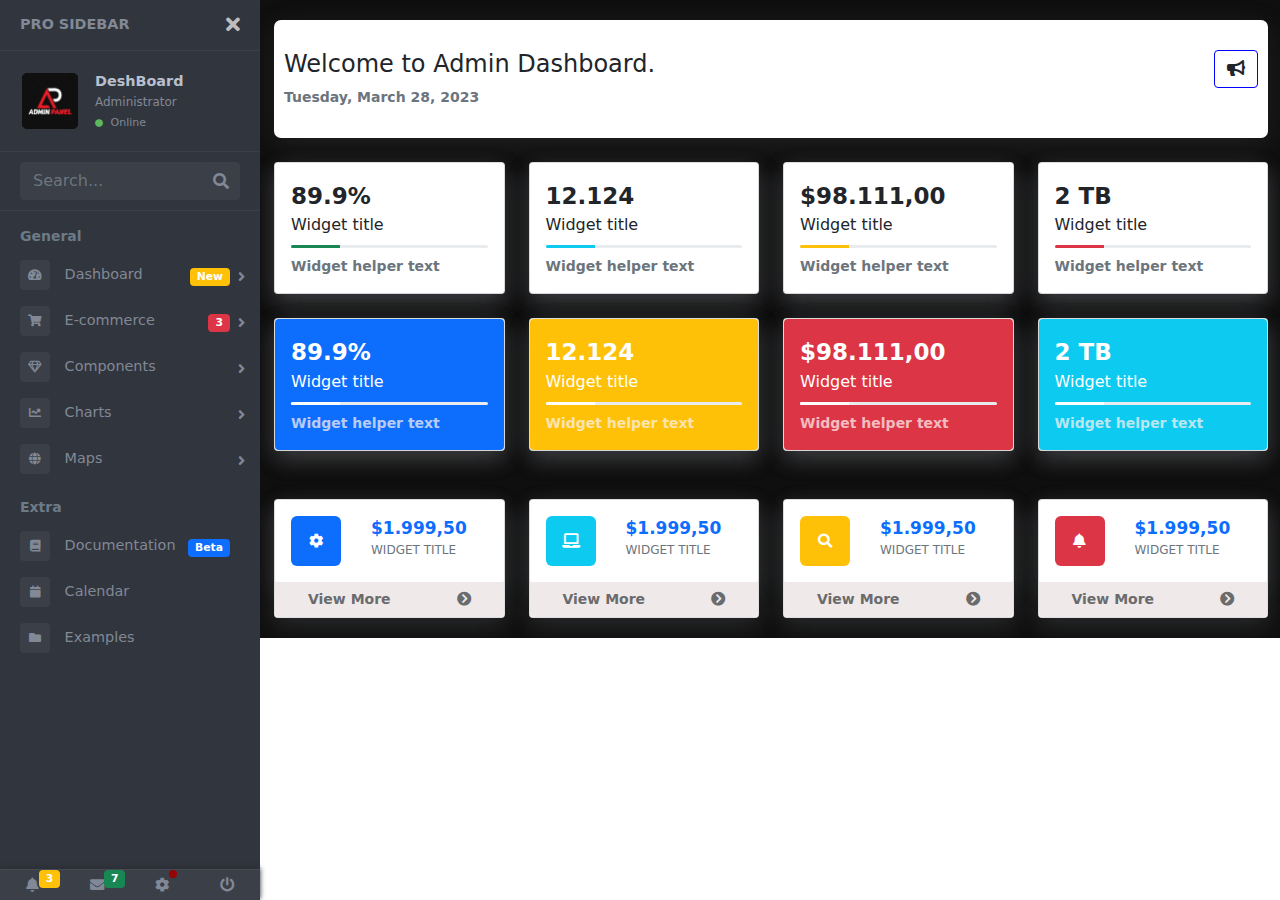
<file: index.html>
<!DOCTYPE html>
<html lang="en">

<head>
    <meta charset="UTF-8">
    <meta http-equiv="X-UA-Compatible" content="IE=edge">
    <meta name="viewport" content="width=device-width, initial-scale=1.0">
    <title>Deshboard</title>
    <link rel="icon" type="image/x-icon" href="/img/download.jpg">
    <link rel="stylesheet" href="css/all.min.css">
    <link rel="stylesheet" href="css/bootstrap.min.css">
    <link rel="stylesheet" href="webfonts">
    <!-- <link rel="stylesheet" href="https://maxcdn.bootstrapcdn.com/font-awesome/4.5.0/css/font-awesome.min.css"> -->
    <link rel="stylesheet" href="css/style.css">
</head>

<body>

    <div class="page-wrapper chiller-theme toggled">
        <a id="show-sidebar" class="btn btn-sm btn-dark" href="#">
            <i class="fas fa-bars"></i>
        </a>
        <nav id="sidebar" class="sidebar-wrapper">
            <div class="sidebar-content">
                <div class="sidebar-brand">
                    <a href="#">pro sidebar
                        <!-- <img src="img/dhl-icon-23.jpg" alt=""> -->
                    </a>
                    <div id="close-sidebar">
                        <i class="fas fa-times"></i>
                    </div>
                </div>
                <div class="sidebar-header">
                    <div class="user-pic">
                        <img class="img-responsive img-rounded" src="img/download.jpg" alt="User picture">
                    </div>
                    <div class="user-info">
                        <span class="user-name"><b>DeshBoard</b>
                            <!-- <strong>Smith</strong> -->
                        </span>
                        <span class="user-role">Administrator</span>
                        <span class="user-status">
                            <i class="fa fa-circle"></i>
                            <span>Online</span>
                        </span>
                    </div>
                </div>
                <!-- sidebar-header  -->
                <div class="sidebar-search">
                    <div>
                        <div class="input-group">
                            <input type="text" class="form-control search-menu" placeholder="Search...">
                            <div class="input-group-append">
                                <span class="input-group-text">
                                    <i class="fa fa-search" aria-hidden="true"></i>
                                </span>
                            </div>
                        </div>
                    </div>
                </div>
                <!-- sidebar-search  -->
                <div class="sidebar-menu">
                    <ul>
                        <li class="header-menu">
                            <span>General</span>
                        </li>
                        <li class="sidebar-dropdown">
                            <a href="#">
                                <i class="fa fa-tachometer-alt"></i>
                                <span>Dashboard</span>
                                <span class="badge bg-pill bg-warning">New</span>
                            </a>
                            <div class="sidebar-submenu">
                                <ul>
                                    <li>
                                        <a href="index.html">Dashboard 1
                                            <span class="badge badge-pill bg-success">Pro</span>
                                        </a>
                                    </li>
                                    <li>
                                        <a href="index.html">Dashboard 2</a>
                                    </li>
                                    <li>
                                        <a href="#">Manage Employees</a>
                                    </li>
                                </ul>
                            </div>
                        </li>
                        <li class="sidebar-dropdown">
                            <a href="#">
                                <i class="fa fa-shopping-cart"></i>
                                <span>E-commerce</span>
                                <span class="badge badge-pill bg-danger">3</span>
                            </a>
                            <div class="sidebar-submenu">
                                <ul>
                                    <li>
                                        <a href="product.html">Products

                                        </a>
                                    </li>
                                    <li>
                                        <a href="#">Orders</a>
                                    </li>
                                    <li>
                                        <a href="shoping.html">Credit cart</a>
                                    </li>
                                </ul>
                            </div>
                        </li>
                        <li class="sidebar-dropdown">
                            <a href="#">
                                <i class="far fa-gem"></i>
                                <span>Components</span>
                            </a>
                            <div class="sidebar-submenu">
                                <ul>
                                    <li>
                                        <a href="#">General</a>
                                    </li>
                                    <li>
                                        <a href="#">Panels</a>
                                    </li>
                                    <li>
                                        <a href="table.html">Tables</a>
                                    </li>
                                    <li>
                                        <a href="#">Icons</a>
                                    </li>
                                    <li>
                                        <a href="#">Forms</a>
                                    </li>
                                </ul>
                            </div>
                        </li>
                        <li class="sidebar-dropdown">
                            <a href="#">
                                <i class="fa fa-chart-line"></i>
                                <span>Charts</span>
                            </a>
                            <div class="sidebar-submenu">
                                <ul>
                                    <li>
                                        <a href="#">Pie chart</a>
                                    </li>
                                    <li>
                                        <a href="#">Line chart</a>
                                    </li>
                                    <li>
                                        <a href="#">Bar chart</a>
                                    </li>
                                    <li>
                                        <a href="#">Histogram</a>
                                    </li>
                                </ul>
                            </div>
                        </li>
                        <li class="sidebar-dropdown">
                            <a href="#">
                                <i class="fa fa-globe"></i>
                                <span>Maps</span>
                            </a>
                            <div class="sidebar-submenu">
                                <ul>
                                    <li>
                                        <a href="map.html">Google maps</a>
                                    </li>
                                    <li>
                                        <a href="#">Open street map</a>
                                    </li>
                                </ul>
                            </div>
                        </li>
                        <li class="header-menu">
                            <span>Extra</span>
                        </li>
                        <li>
                            <a href="#">
                                <i class="fa fa-book"></i>
                                <span>Documentation</span>
                                <span class="badge badge-pill bg-primary">Beta</span>
                            </a>
                        </li>
                        <li>
                            <a href="#">
                                <i class="fa fa-calendar"></i>
                                <span>Calendar</span>
                            </a>
                        </li>
                        <li>
                            <a href="#">
                                <i class="fa fa-folder"></i>
                                <span>Examples</span>
                            </a>
                        </li>
                    </ul>
                </div>
                <!-- sidebar-menu  -->
            </div>
            <!-- sidebar-content  -->
            <div class="sidebar-footer">
                <a href="#">
                    <i class="fa fa-bell"></i>
                    <span class="badge badge-pill badge-warning notification bg-warning">3</span>
                </a>
                <a href="#">
                    <i class="fa fa-envelope"></i>
                    <span class="badge badge-pill badge-success notification bg-success">7</span>
                </a>
                <a href="#">
                    <i class="fa fa-cog"></i>
                    <span class="badge-sonar"></span>
                </a>
                <a href="#">
                    <i class="fa fa-power-off"></i>
                </a>
            </div>
        </nav>
        <!-- sidebar-wrapper  -->
        <main class="page-content">
            <div class="container">
                <div class="row">
                    <div class="col-lg-12">
                        <div class="card-body-area">
                            <div class="inner-card-body d-flex justify-content-between">
                                <div>
                                    <h4>Welcome to  Admin Dashboard.</h4>
                                    <div class="text-secondary">
                                        Tuesday, March 28, 2023
                                    </div>
                                </div>
                                <div class="inner-card-body-btn">
                                    <button class="btn btn "><i class="fas fa-bullhorn"></i></button>
                                </div>
                            </div>
                        </div>
                    </div>
                </div>
                <!-- card area start -->
                <div class="main-card-area">
                    <div class="row gy-4">
                        <div class="col-lg-3 col-sm-6">
                            <div class="card mb-2 mt-4">
                                <div class="card-body">
                                    <div class="counter-number">89.9%</div>
                                    <div class="counter-title">Widget title</div>
                                    <div class="progress progress-thin my-2">
                                        <div class="progress-bar bg-success" role="progressbar" style="width: 25%"
                                            aria-valuenow="25" aria-valuemin="0" aria-valuemax="100">
                                        </div>
                                        <!-- <div><small class="text-medium-emphasis">Widget helper text</small></div> -->
                                    </div>
                                    <div class="text-secondary">
                                        Widget helper text
                                    </div>
                                </div>
                            </div>
                        </div>
                        <div class="col-lg-3 col-sm-6">
                            <div class="card mb-2 mt-4">
                                <div class="card-body">
                                    <div class="counter-number">12.124</div>
                                    <div class="counter-title">Widget title</div>
                                    <div class="progress progress-thin my-2">
                                        <div class="progress-bar bg-info" role="progressbar" style="width: 25%"
                                            aria-valuenow="25" aria-valuemin="0" aria-valuemax="100">
                                        </div>
                                        <!-- <div><small class="text-medium-emphasis">Widget helper text</small></div> -->
                                    </div>
                                    <div class="text-secondary">
                                        Widget helper text
                                    </div>
                                </div>
                            </div>
                        </div>
                        <div class="col-lg-3 col-sm-6">
                            <div class="card mb-4 mt-4">
                                <div class="card-body">
                                    <div class="counter-number">$98.111,00</div>
                                    <div class="counter-title">Widget title</div>
                                    <div class="progress progress-thin my-2">
                                        <div class="progress-bar bg-warning" role="progressbar" style="width: 25%"
                                            aria-valuenow="25" aria-valuemin="0" aria-valuemax="100">
                                        </div>
                                        <!-- <div><small class="text-medium-emphasis">Widget helper text</small></div> -->
                                    </div>
                                    <div class="text-secondary">
                                        Widget helper text
                                    </div>
                                </div>
                            </div>
                        </div>
                        <div class="col-lg-3 col-sm-6">
                            <div class="card mb-4 mt-4">
                                <div class="card-body">
                                    <div class="counter-number">2 TB</div>
                                    <div class="counter-title">Widget title</div>
                                    <div class="progress progress-thin my-2">
                                        <div class="progress-bar bg-danger" role="progressbar" style="width: 25%"
                                            aria-valuenow="25" aria-valuemin="0" aria-valuemax="100">
                                        </div>
                                        <!-- <div><small class="text-medium-emphasis">Widget helper text</small></div> -->
                                    </div>
                                    <div class="text-secondary">
                                        Widget helper text
                                    </div>
                                </div>
                            </div>
                        </div>
                    </div>
                </div>

                <div class="main-card-area">
                    <div class="row gy-4">
                        <div class="col-lg-3 col-sm-6">
                            <div class="card">
                                <div class="card-body bg-primary text-white">
                                    <div class="counter-number">89.9%</div>
                                    <div class="counter-title">Widget title</div>
                                    <div class="progress progress-thin my-2">
                                        <div class="progress-bar bg-white" role="progressbar" style="width: 25%"
                                            aria-valuenow="25" aria-valuemin="0" aria-valuemax="100">
                                        </div>
                                        <!-- <div><small class="text-medium-emphasis">Widget helper text</small></div> -->
                                    </div>
                                    <div class="widget text-secondary">
                                        Widget helper text
                                    </div>
                                </div>
                            </div>
                        </div>
                        <div class="col-lg-3 col-sm-6">
                            <div class="card">
                                <div class="card-body bg-warning text-white">
                                    <div class="counter-number">12.124</div>
                                    <div class="counter-title">Widget title</div>
                                    <div class="progress progress-thin my-2">
                                        <div class="progress-bar bg-white" role="progressbar" style="width: 25%"
                                            aria-valuenow="25" aria-valuemin="0" aria-valuemax="100">
                                        </div>
                                        <!-- <div><small class="text-medium-emphasis">Widget helper text</small></div> -->
                                    </div>
                                    <div class="widget text-secondary">
                                        Widget helper text
                                    </div>
                                </div>
                            </div>
                        </div>
                        <div class="col-lg-3 col-sm-6">
                            <div class="card">
                                <div class="card-body bg-danger text-white">
                                    <div class="counter-number">$98.111,00</div>
                                    <div class="counter-title">Widget title</div>
                                    <div class="progress progress-thin my-2">
                                        <div class="progress-bar bg-white" role="progressbar" style="width: 25%"
                                            aria-valuenow="25" aria-valuemin="0" aria-valuemax="100">
                                        </div>
                                        <!-- <div><small class="text-medium-emphasis">Widget helper text</small></div> -->
                                    </div>
                                    <div class="widget text-secondary">
                                        Widget helper text
                                    </div>
                                </div>
                            </div>
                        </div>
                        <div class="col-lg-3 col-sm-6">
                            <div class="card">
                                <div class="card-body bg-info text-white">
                                    <div class="counter-number">2 TB</div>
                                    <div class="counter-title">Widget title</div>
                                    <div class="progress progress-thin my-2">
                                        <div class="progress-bar bg-white" role="progressbar" style="width: 25%"
                                            aria-valuenow="25" aria-valuemin="0" aria-valuemax="100">
                                        </div>
                                        <!-- <div><small class="text-medium-emphasis">Widget helper text</small></div> -->
                                    </div>
                                    <div class="widget text-secondary">
                                        Widget helper text
                                    </div>
                                </div>
                            </div>
                        </div>
                    </div>
                </div>
                <!-- card area end -->
                <div class="row mt-4 gy-4">
                    <div class="col-lg-3 col-sm-6">
                        <div class="card">
                            <div class="card-body inner-area">
                                <div class="bg-primary text-white">
                                    <i class="fas fa-cog"></i>
                                </div>
                                <div class="widget-dolor">
                                    <span class="text-primary">$1.999,50</span>
                                    <p class="text-secondary mb-0 text-uppercase">Widget title</p>
                                </div>
                            </div>
                            <div class="inner-card-area">
                                <a href="#"><span>View More</span>
                                    <i class="fas fa-chevron-circle-right"></i>
                                </a>
                            </div>
                        </div>
                    </div>

                    <div class="col-lg-3 col-sm-6">
                        <div class="card">
                            <div class="card-body inner-area">
                                <div class="bg-info text-white">
                                    <i class="fas fa-laptop"></i>
                                </div>
                                <div class="widget-dolor">
                                    <span class="text-primary">$1.999,50</span>
                                    <p class="text-secondary mb-0 text-uppercase">Widget title</p>
                                </div>
                            </div>
                            <div class="inner-card-area">
                                <a href="#"><span>View More</span>
                                    <i class="fas fa-chevron-circle-right"></i>
                                </a>
                            </div>
                        </div>
                    </div>

                    <div class="col-lg-3 col-sm-6">
                        <div class="card">
                            <div class="card-body inner-area">
                                <div class="bg-warning text-white">
                                    <i class="fas fa-search"></i>
                                </div>
                                <div class="widget-dolor">
                                    <span class="text-primary">$1.999,50</span>
                                    <p class="text-secondary mb-0 text-uppercase">Widget title</p>
                                </div>
                            </div>
                            <div class="inner-card-area">
                                <a href="#"><span>View More</span>
                                    <i class="fas fa-chevron-circle-right"></i>
                                </a>
                            </div>
                        </div>
                    </div>
                    <div class="col-lg-3 col-sm-6">
                        <div class="card">
                            <div class="card-body inner-area">
                                <div class="bg-danger text-white">
                                    <i class="fas fa-bell"></i>
                                </div>
                                <div class="widget-dolor">
                                    <span class="text-primary">$1.999,50</span>
                                    <p class="text-secondary mb-0 text-uppercase">Widget title</p>
                                </div>
                            </div>
                            <div class="inner-card-area">
                                <a href="#"><span>View More</span>
                                    <i class="fas fa-chevron-circle-right"></i>
                                </a>
                            </div>
                        </div>
                    </div>
                </div>
            </div>
        </main>
        <!-- page-content" -->
    </div>
    <!-- page-wrapper -->

    <script src="js/bootstrap.min.js"></script>
    <script src="js/jquery-3.6.2.min.js"></script>
    <script src="js/main.js"></script>
</body>

</html>
</file>
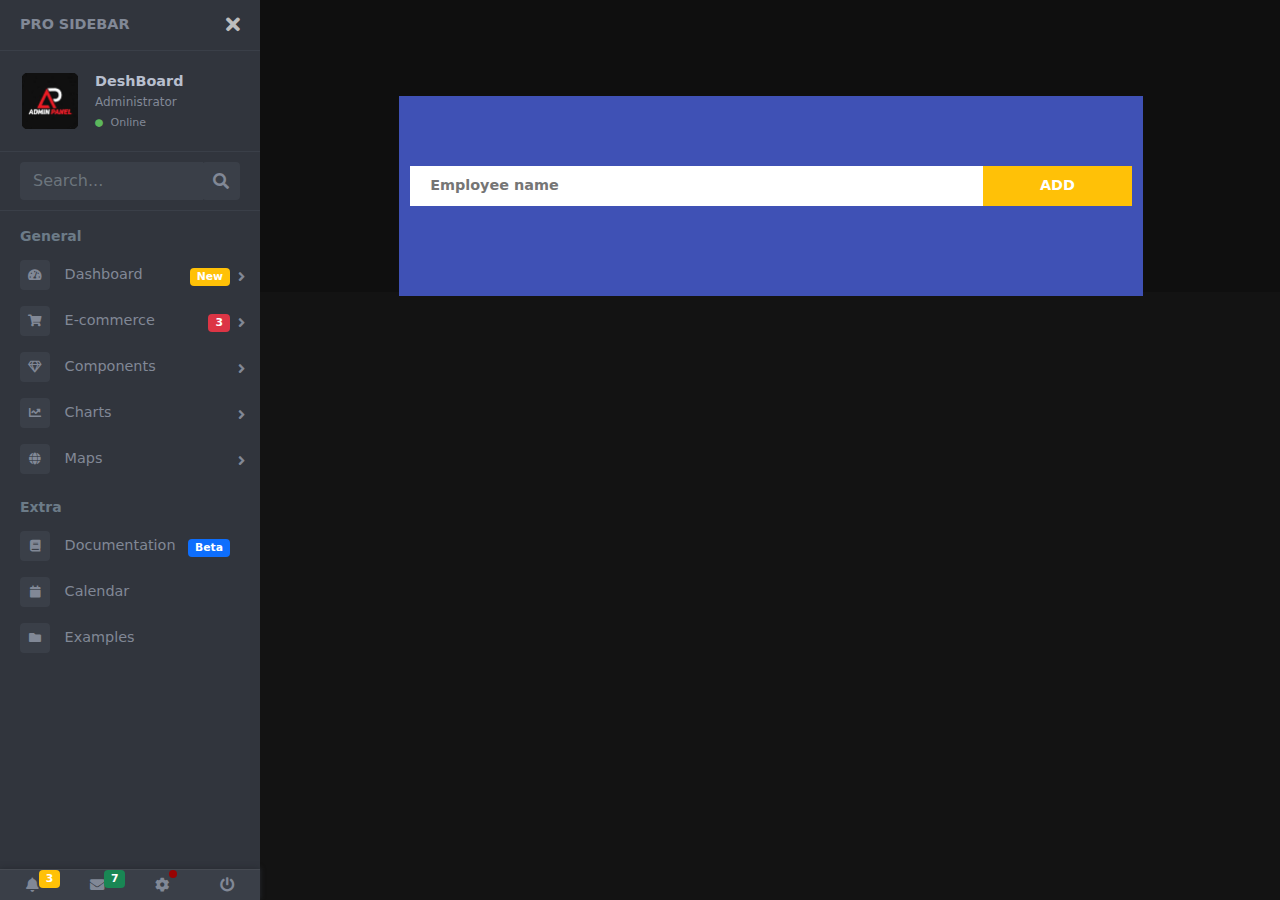
<file: Manage.html>
<!DOCTYPE html>
<html lang="en">

<head>
    <meta charset="UTF-8">
    <meta http-equiv="X-UA-Compatible" content="IE=edge">
    <meta name="viewport" content="width=device-width, initial-scale=1.0">
    <title>Deshboard</title>
    <link rel="icon" type="image/x-icon" href="/img/download.jpg">
    <link rel="stylesheet" href="css/all.min.css">
    <link rel="stylesheet" href="css/bootstrap.min.css">
    <link rel="stylesheet" href="webfonts">
    <!-- <link rel="stylesheet" href="https://maxcdn.bootstrapcdn.com/font-awesome/4.5.0/css/font-awesome.min.css"> -->
    <link rel="stylesheet" href="css/Manage.css">
</head>

<body>
    <div class="page-wrapper chiller-theme toggled">
        <a id="show-sidebar" class="btn btn-sm btn-dark" href="#">
            <i class="fas fa-bars"></i>
        </a>
        <nav id="sidebar" class="sidebar-wrapper">
            <div class="sidebar-content">
                <div class="sidebar-brand">
                    <a href="#">pro sidebar
                        <!-- <img src="img/dhl-icon-23.jpg" alt=""> -->
                    </a>
                    <div id="close-sidebar">
                        <i class="fas fa-times"></i>
                    </div>
                </div>
                <div class="sidebar-header">
                    <div class="user-pic">
                        <img class="img-responsive img-rounded" src="img/download.jpg" alt="User picture">
                    </div>
                    <div class="user-info">
                        <span class="user-name"><b>DeshBoard</b>
                            <!-- <strong>Smith</strong> -->
                        </span>
                        <span class="user-role">Administrator</span>
                        <span class="user-status">
                            <i class="fa fa-circle"></i>
                            <span>Online</span>
                        </span>
                    </div>
                </div>
                <!-- sidebar-header  -->
                <div class="sidebar-search">
                    <div>
                        <div class="input-group">
                            <input type="text" class="form-control search-menu" placeholder="Search...">
                            <div class="input-group-append">
                                <span class="input-group-text">
                                    <i class="fa fa-search" aria-hidden="true"></i>
                                </span>
                            </div>
                        </div>
                    </div>
                </div>
                <!-- sidebar-search  -->
                <div class="sidebar-menu">
                    <ul>
                        <li class="header-menu">
                            <span>General</span>
                        </li>
                        <li class="sidebar-dropdown">
                            <a href="#">
                                <i class="fa fa-tachometer-alt"></i>
                                <span>Dashboard</span>
                                <span class="badge bg-pill bg-warning">New</span>
                            </a>
                            <div class="sidebar-submenu">
                                <ul>
                                    <li>
                                        <a href="index.html">Dashboard 1
                                            <span class="badge badge-pill bg-success">Pro</span>
                                        </a>
                                    </li>
                                    <li>
                                        <a href="index.html">Dashboard 2</a>
                                    </li>
                                    <li>
                                        <a href="#">Manage Employees</a>
                                    </li>
                                </ul>
                            </div>
                        </li>
                        <li class="sidebar-dropdown">
                            <a href="#">
                                <i class="fa fa-shopping-cart"></i>
                                <span>E-commerce</span>
                                <span class="badge badge-pill bg-danger">3</span>
                            </a>
                            <div class="sidebar-submenu">
                                <ul>
                                    <li>
                                        <a href="product.html">Products

                                        </a>
                                    </li>
                                    <li>
                                        <a href="#">Orders</a>
                                    </li>
                                    <li>
                                        <a href="shoping.html">Credit cart</a>
                                    </li>
                                </ul>
                            </div>
                        </li>
                        <li class="sidebar-dropdown">
                            <a href="#">
                                <i class="far fa-gem"></i>
                                <span>Components</span>
                            </a>
                            <div class="sidebar-submenu">
                                <ul>
                                    <li>
                                        <a href="#">General</a>
                                    </li>
                                    <li>
                                        <a href="#">Panels</a>
                                    </li>
                                    <li>
                                        <a href="table.html">Tables</a>
                                    </li>
                                    <li>
                                        <a href="#">Icons</a>
                                    </li>
                                    <li>
                                        <a href="#">Forms</a>
                                    </li>
                                </ul>
                            </div>
                        </li>
                        <li class="sidebar-dropdown">
                            <a href="#">
                                <i class="fa fa-chart-line"></i>
                                <span>Charts</span>
                            </a>
                            <div class="sidebar-submenu">
                                <ul>
                                    <li>
                                        <a href="#">Pie chart</a>
                                    </li>
                                    <li>
                                        <a href="#">Line chart</a>
                                    </li>
                                    <li>
                                        <a href="#">Bar chart</a>
                                    </li>
                                    <li>
                                        <a href="#">Histogram</a>
                                    </li>
                                </ul>
                            </div>
                        </li>
                        <li class="sidebar-dropdown">
                            <a href="#">
                                <i class="fa fa-globe"></i>
                                <span>Maps</span>
                            </a>
                            <div class="sidebar-submenu">
                                <ul>
                                    <li>
                                        <a href="map.html">Google maps</a>
                                    </li>
                                    <li>
                                        <a href="#">Open street map</a>
                                    </li>
                                </ul>
                            </div>
                        </li>
                        <li class="header-menu">
                            <span>Extra</span>
                        </li>
                        <li>
                            <a href="#">
                                <i class="fa fa-book"></i>
                                <span>Documentation</span>
                                <span class="badge badge-pill bg-primary">Beta</span>
                            </a>
                        </li>
                        <li>
                            <a href="#">
                                <i class="fa fa-calendar"></i>
                                <span>Calendar</span>
                            </a>
                        </li>
                        <li>
                            <a href="#">
                                <i class="fa fa-folder"></i>
                                <span>Examples</span>
                            </a>
                        </li>
                    </ul>
                </div>
                <!-- sidebar-menu  -->
            </div>
            <!-- sidebar-content  -->
            <div class="sidebar-footer">
                <a href="#">
                    <i class="fa fa-bell"></i>
                    <span class="badge badge-pill badge-warning notification bg-warning">3</span>
                </a>
                <a href="#">
                    <i class="fa fa-envelope"></i>
                    <span class="badge badge-pill badge-success notification bg-success">7</span>
                </a>
                <a href="#">
                    <i class="fa fa-cog"></i>
                    <span class="badge-sonar"></span>
                </a>
                <a href="#">
                    <i class="fa fa-power-off"></i>
                </a>
            </div>
        </nav>

        <!--//////////// sidebar-wrapper ////////////// -->
        <main class="page-content">
            <div class="container">
                <div class="row">
                    <div class="wrapper">
                        <div id="delete-box">
                            <p>You really want to remove user?</p>
                            <button class="delete-btn" id="yes">Yes</button>
                            <button class="delete-btn" id="no">No</button>
                        </div>
                        <p id="message"></p>
                        <form>
                            <input type="text" class="employee-name" placeholder="Employee name"><button type="button"
                                class="add-employee">Add</button>
                        </form>
                        <ul class="employee-list"></ul>
                    </div>

                </div>

            </div>
        </main>
    </div>
    <script src="js/bootstrap.min.js"></script>
    <script src="js/jquery-3.6.2.min.js"></script>
    <script src="js/Manage.js"></script>
</body>
</file>
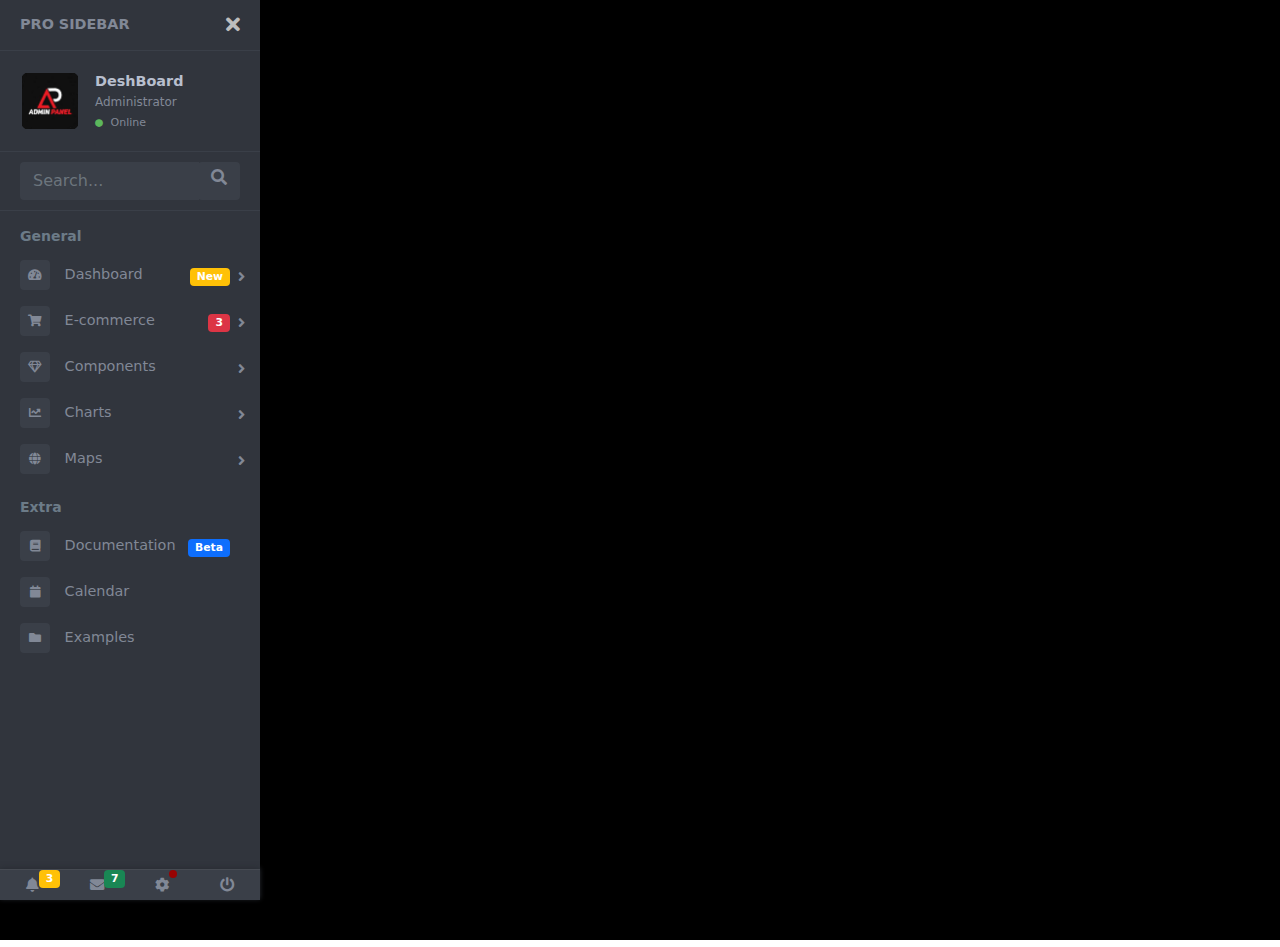
<file: map.html>
<!DOCTYPE html>
<html lang="en">

<head>
    <meta charset="UTF-8">
    <meta http-equiv="X-UA-Compatible" content="IE=edge">
    <meta name="viewport" content="width=device-width, initial-scale=1.0">
    <title>Document</title>
    <link rel="icon" type="image/x-icon" href="/img/download.jpg">
    <link rel="stylesheet" href="css/all.min.css">
    <link rel="stylesheet" href="css/bootstrap.min.css">
    <link rel="stylesheet" href="webfonts">
    <link rel="stylesheet" href="css/map.css">
</head>

<body>
    <div class="page-wrapper chiller-theme toggled">
        <a id="show-sidebar" class="btn btn-sm btn-dark" href="#">
            <i class="fas fa-bars"></i>
        </a>
        <nav id="sidebar" class="sidebar-wrapper">
            <div class="sidebar-content">
                <div class="sidebar-brand">
                    <a href="#">pro sidebar
                        <!-- <img src="img/dhl-icon-23.jpg" alt=""> -->
                    </a>
                    <div id="close-sidebar">
                        <i class="fas fa-times"></i>
                    </div>
                </div>
                <div class="sidebar-header">
                    <div class="user-pic">
                        <img class="img-responsive img-rounded" src="img/download.jpg" alt="User picture">
                    </div>
                    <div class="user-info">
                        <span class="user-name"><b>DeshBoard</b>
                            <!-- <strong>Smith</strong> -->
                        </span>
                        <span class="user-role">Administrator</span>
                        <span class="user-status">
                            <i class="fa fa-circle"></i>
                            <span>Online</span>
                        </span>
                    </div>
                </div>
                <!-- sidebar-header  -->
                <div class="sidebar-search">
                    <div>
                        <div class="input-group">
                            <input type="text" class="form-control search-menu" placeholder="Search...">
                            <div class="input-group-append">
                                <span class="input-group-text">
                                    <i class="fa fa-search" aria-hidden="true"></i>
                                </span>
                            </div>
                        </div>
                    </div>
                </div>
                <!-- sidebar-search  -->
                <div class="sidebar-menu">
                    <ul>
                        <li class="header-menu">
                            <span>General</span>
                        </li>
                        <li class="sidebar-dropdown">
                            <a href="#">
                                <i class="fa fa-tachometer-alt"></i>
                                <span>Dashboard</span>
                                <span class="badge bg-pill bg-warning">New</span>
                            </a>
                            <div class="sidebar-submenu">
                                <ul>
                                    <li>
                                        <a href="index.html">Dashboard 1
                                            <span class="badge badge-pill bg-success">Pro</span>
                                        </a>
                                    </li>
                                    <li>
                                        <a href="index.html">Dashboard 2</a>
                                    </li>
                                    <li>
                                        <a href="#">Manage Employees</a>
                                    </li>
                                </ul>
                            </div>
                        </li>
                        <li class="sidebar-dropdown">
                            <a href="#">
                                <i class="fa fa-shopping-cart"></i>
                                <span>E-commerce</span>
                                <span class="badge badge-pill bg-danger">3</span>
                            </a>
                            <div class="sidebar-submenu">
                                <ul>
                                    <li>
                                        <a href="product.html">Products
    
                                        </a>
                                    </li>
                                    <li>
                                        <a href="#">Orders</a>
                                    </li>
                                    <li>
                                        <a href="shoping.html">Credit cart</a>
                                    </li>
                                </ul>
                            </div>
                        </li>
                        <li class="sidebar-dropdown">
                            <a href="#">
                                <i class="far fa-gem"></i>
                                <span>Components</span>
                            </a>
                            <div class="sidebar-submenu">
                                <ul>
                                    <li>
                                        <a href="#">General</a>
                                    </li>
                                    <li>
                                        <a href="#">Panels</a>
                                    </li>
                                    <li>
                                        <a href="table.html">Tables</a>
                                    </li>
                                    <li>
                                        <a href="#">Icons</a>
                                    </li>
                                    <li>
                                        <a href="#">Forms</a>
                                    </li>
                                </ul>
                            </div>
                        </li>
                        <li class="sidebar-dropdown">
                            <a href="#">
                                <i class="fa fa-chart-line"></i>
                                <span>Charts</span>
                            </a>
                            <div class="sidebar-submenu">
                                <ul>
                                    <li>
                                        <a href="#">Pie chart</a>
                                    </li>
                                    <li>
                                        <a href="#">Line chart</a>
                                    </li>
                                    <li>
                                        <a href="#">Bar chart</a>
                                    </li>
                                    <li>
                                        <a href="#">Histogram</a>
                                    </li>
                                </ul>
                            </div>
                        </li>
                        <li class="sidebar-dropdown">
                            <a href="index.html">
                                <i class="fa fa-globe"></i>
                                <span>Maps</span>
                            </a>
                            <div class="sidebar-submenu">
                                <ul>
                                    <li>
                                        <a href="map.html">Google maps</a>
                                    </li>
                                    <li>
                                        <a href="#">Open street map</a>
                                    </li>
                                </ul>
                            </div>
                        </li>
                        <li class="header-menu">
                            <span>Extra</span>
                        </li>
                        <li>
                            <a href="#">
                                <i class="fa fa-book"></i>
                                <span>Documentation</span>
                                <span class="badge badge-pill bg-primary">Beta</span>
                            </a>
                        </li>
                        <li>
                            <a href="#">
                                <i class="fa fa-calendar"></i>
                                <span>Calendar</span>
                            </a>
                        </li>
                        <li>
                            <a href="#">
                                <i class="fa fa-folder"></i>
                                <span>Examples</span>
                            </a>
                        </li>
                    </ul>
                </div>
                <!-- sidebar-menu  -->
            </div>
            <!-- sidebar-content  -->
            <div class="sidebar-footer">
                <a href="#">
                    <i class="fa fa-bell"></i>
                    <span class="badge badge-pill badge-warning notification bg-warning">3</span>
                </a>
                <a href="#">
                    <i class="fa fa-envelope"></i>
                    <span class="badge badge-pill badge-success notification bg-success">7</span>
                </a>
                <a href="#">
                    <i class="fa fa-cog"></i>
                    <span class="badge-sonar"></span>
                </a>
                <a href="#">
                    <i class="fa fa-power-off"></i>
                </a>
            </div>
        </nav>
    
    
    <!-- ///////////inner///////////// -->
    <main class="page-content">
      <div class="container">
        <!-- <div class="container"> -->
            <div class="map-responsive">
                <iframe src="https://www.google.com/maps/embed?pb=!1m14!1m12!1m3!1d2543.5557321340375!2d90.37162090035092!3d23.838049275804867!2m3!1f0!2f0!3f0!3m2!1i1024!2i768!4f13.1!5e0!3m2!1sen!2sbd!4v1680161423537!5m2!1sen!2sbd" width="600" height="450" style="border:0;" allowfullscreen="" loading="lazy" referrerpolicy="no-referrer-when-downgrade"></iframe>
        </div>
        <!-- </div> -->

      </div>
     </main>
    </div>





    <script src="js/bootstrap.min.js"></script>
    <script src="js/jquery-3.6.2.min.js"></script>
    <script src="js/map.js"></script>
</body>
</file>
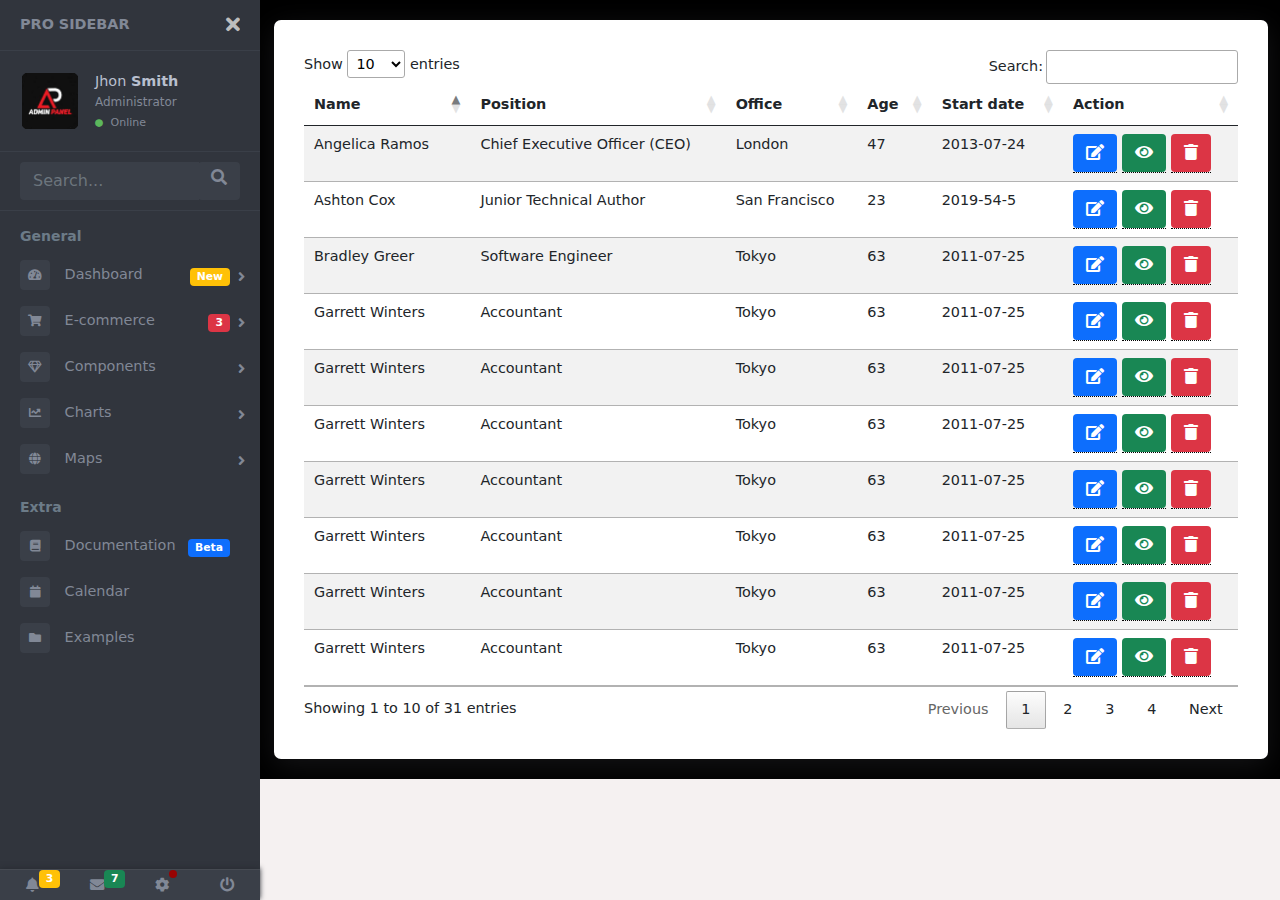
<file: table.html>
<!DOCTYPE html>
<html lang="en">

<head>
    <meta charset="UTF-8">
    <meta http-equiv="X-UA-Compatible" content="IE=edge">
    <meta name="viewport" content="width=device-width, initial-scale=1.0">
    <title>Document</title>
    <link rel="icon" type="image/x-icon" href="/img/download.jpg">
    <link rel="stylesheet" href="css/all.min.css">
    <link rel="stylesheet" href="css/bootstrap.min.css">
    <link rel="stylesheet" href="webfonts">
    <link rel="stylesheet" href="css/datatables.min.css">
    <link rel="stylesheet" href="css/table.css">
</head>

<body>
    <div class="page-wrapper chiller-theme toggled">
        <a id="show-sidebar" class="btn btn-sm btn-dark" href="#">
            <i class="fas fa-bars"></i>
        </a>
        <nav id="sidebar" class="sidebar-wrapper">
            <div class="sidebar-content">
                <div class="sidebar-brand">
                    <a href="#">pro sidebar</a>
                    <div id="close-sidebar">
                        <i class="fas fa-times"></i>
                    </div>
                </div>
                <div class="sidebar-header">
                    <div class="user-pic">
                        <img class="img-responsive img-rounded" src="img/download.jpg" alt="User picture">
                    </div>
                    <div class="user-info">
                        <span class="user-name">Jhon
                            <strong>Smith</strong>
                        </span>
                        <span class="user-role">Administrator</span>
                        <span class="user-status">
                            <i class="fa fa-circle"></i>
                            <span>Online</span>
                        </span>
                    </div>
                </div>
                <!-- sidebar-header  -->
                <div class="sidebar-search">
                    <div>
                        <div class="input-group">
                            <input type="text" class="form-control search-menu" placeholder="Search...">
                            <div class="input-group-append">
                                <span class="input-group-text">
                                    <i class="fa fa-search" aria-hidden="true"></i>
                                </span>
                            </div>
                        </div>
                    </div>
                </div>
                <!-- sidebar-search  -->
                <div class="sidebar-menu">
                    <ul>
                        <li class="header-menu">
                            <span>General</span>
                        </li>
                        <li class="sidebar-dropdown">
                            <a href="#">
                                <i class="fa fa-tachometer-alt"></i>
                                <span>Dashboard</span>
                                <span class="badge badge-pill bg-warning">New</span>
                            </a>
                            <div class="sidebar-submenu">
                                <ul>
                                    <li>
                                        <a href="index.html">Dashboard 1
                                            <span class="badge badge-pill bg-success">Pro</span>
                                        </a>
                                    </li>
                                    <li>
                                        <a href="index.html">Dashboard 2</a>
                                    </li>
                                    <li>
                                        <a href="#">Manage Employees</a>
                                    </li>
                                </ul>
                            </div>
                        </li>
                        <li class="sidebar-dropdown">
                            <a href="#">
                                <i class="fa fa-shopping-cart"></i>
                                <span>E-commerce</span>
                                <span class="badge badge-pill bg-danger">3</span>
                            </a>
                            <div class="sidebar-submenu">
                                <ul>
                                    <li>
                                        <a href="product.html">Products

                                        </a>
                                    </li>
                                    <li>
                                        <a href="#">Orders</a>
                                    </li>
                                    <li>
                                        <a href="shoping.html">Credit cart</a>
                                    </li>
                                </ul>
                            </div>
                        </li>
                        <li class="sidebar-dropdown">
                            <a href="#">
                                <i class="far fa-gem"></i>
                                <span>Components</span>
                            </a>
                            <div class="sidebar-submenu">
                                <ul>
                                    <li>
                                        <a href="#">General</a>
                                    </li>
                                    <li>
                                        <a href="#">Panels</a>
                                    </li>
                                    <li>
                                        <a href="table.html">Tables</a>
                                    </li>
                                    <li>
                                        <a href="#">Icons</a>
                                    </li>
                                    <li>
                                        <a href="#">Forms</a>
                                    </li>
                                </ul>
                            </div>
                        </li>
                        <li class="sidebar-dropdown">
                            <a href="#">
                                <i class="fa fa-chart-line"></i>
                                <span>Charts</span>
                            </a>
                            <div class="sidebar-submenu">
                                <ul>
                                    <li>
                                        <a href="#">Pie chart</a>
                                    </li>
                                    <li>
                                        <a href="#">Line chart</a>
                                    </li>
                                    <li>
                                        <a href="#">Bar chart</a>
                                    </li>
                                    <li>
                                        <a href="#">Histogram</a>
                                    </li>
                                </ul>
                            </div>
                        </li>
                        <li class="sidebar-dropdown">
                            <a href="#">
                                <i class="fa fa-globe"></i>
                                <span>Maps</span>
                            </a>
                            <div class="sidebar-submenu">
                                <ul>
                                    <li>
                                        <a href="map.html">Google maps</a>
                                    </li>
                                    <li>
                                        <a href="#">Open street map</a>
                                    </li>
                                </ul>
                            </div>
                        </li>
                        <li class="header-menu">
                            <span>Extra</span>
                        </li>
                        <li>
                            <a href="#">
                                <i class="fa fa-book"></i>
                                <span>Documentation</span>
                                <span class="badge badge-pill bg-primary">Beta</span>
                            </a>
                        </li>
                        <li>
                            <a href="#">
                                <i class="fa fa-calendar"></i>
                                <span>Calendar</span>
                            </a>
                        </li>
                        <li>
                            <a href="#">
                                <i class="fa fa-folder"></i>
                                <span>Examples</span>
                            </a>
                        </li>
                    </ul>
                </div>
                <!-- sidebar-menu  -->
            </div>
            <!-- sidebar-content  -->
            <div class="sidebar-footer">
                <a href="#">
                    <i class="fa fa-bell"></i>
                    <span class="badge badge-pill bg-warning notification">3</span>
                </a>
                <a href="#">
                    <i class="fa fa-envelope"></i>
                    <span class="badge badge-pill bg-success notification">7</span>
                </a>
                <a href="#">
                    <i class="fa fa-cog"></i>
                    <span class="badge-sonar"></span>
                </a>
                <a href="#">
                    <i class="fa fa-power-off"></i>
                </a>
            </div>
        </nav>

        <main class="page-content">
            <div class="container">
                <div class="main-datatble">
                        <!-- <div class=" d-flex justify-content-end mb-3">
                            <a href="index.html"><button class="btn btn-info text-white"><i
                                        class="fas fa-share"></i></button></a>
                        </div> -->
                    <table id="example" class="table table-striped" style="width:100%">
                        <thead>
                            <tr>
                                <th>Name</th>
                                <th>Position</th>
                                <th>Office</th>
                                <th>Age</th>
                                <th>Start date</th>
                                <th>Action</th>
                            </tr>
                        </thead>
                        <tbody>
                            <tr>
                                <td>Garrett Winters</td>
                                <td>Accountant</td>
                                <td>Tokyo</td>
                                <td>63</td>
                                <td>2011-07-25</td>
                                <td>
                                    <div class="action-button d-flex">
                                        <div class="tooltip">
                                            <button class="btn btn bg-primary text-white">
                                                <i class="fas fa-edit"></i>
                                            </button>
                                            <span class="tooltiptext">EDIT</span>
                                        </div>

                                        <div class="tooltip">
                                            <button class="btn btn bg-success text-white">
                                                <i class="fas fa-eye"></i>
                                            </button>
                                            <span class="tooltiptext">VIEW</span>
                                        </div>

                                        <div class="tooltip">
                                            <button class="btn btn bg-danger text-white ">
                                                <i class="fas fa-trash"></i>
                                            </button>
                                            <span class="tooltiptext">DELATE</span>
                                        </div>
                                    </div>
                                </td>
                            </tr>

                            <tr>
                                <td>Angelica Ramos </td>
                                <td>Chief Executive Officer (CEO) </td>
                                <td>London</td>
                                <td>47</td>
                                <td>2013-07-24</td>
                                <td>
                                    <div class="action-button d-flex">
                                        <div class="tooltip">
                                            <button class="btn btn bg-primary text-white">
                                                <i class="fas fa-edit"></i>
                                            </button>
                                            <span class="tooltiptext">EDIT</span>
                                        </div>

                                        <div class="tooltip">
                                            <button class="btn btn bg-success text-white">
                                                <i class="fas fa-eye"></i>
                                            </button>
                                            <span class="tooltiptext">VIEW</span>
                                        </div>

                                        <div class="tooltip">
                                            <button class="btn btn bg-danger text-white ">
                                                <i class="fas fa-trash"></i>
                                            </button>
                                            <span class="tooltiptext">DELATE</span>
                                        </div>
                                    </div>
                                </td>
                            </tr>

                            <tr>
                                <td>Bradley Greer</td>
                                <td>Software Engineer</td>
                                <td>Tokyo</td>
                                <td>63</td>
                                <td>2011-07-25</td>
                                <td>
                                    <div class="action-button d-flex">
                                        <div class="tooltip">
                                            <button class="btn btn bg-primary text-white">
                                                <i class="fas fa-edit"></i>
                                            </button>
                                            <span class="tooltiptext">EDIT</span>
                                        </div>

                                        <div class="tooltip">
                                            <button class="btn btn bg-success text-white">
                                                <i class="fas fa-eye"></i>
                                            </button>
                                            <span class="tooltiptext">VIEW</span>
                                        </div>

                                        <div class="tooltip">
                                            <button class="btn btn bg-danger text-white ">
                                                <i class="fas fa-trash"></i>
                                            </button>
                                            <span class="tooltiptext">DELATE</span>
                                        </div>
                                    </div>
                                </td>
                            </tr>

                            <tr>
                                <td>Ashton Cox</td>
                                <td>Junior Technical Author </td>
                                <td>San Francisco </td>
                                <td>23</td>
                                <td>2019-54-5</td>
                                <td>
                                    <div class="action-button d-flex">
                                        <div class="tooltip">
                                            <button class="btn btn bg-primary text-white">
                                                <i class="fas fa-edit"></i>
                                            </button>
                                            <span class="tooltiptext">EDIT</span>
                                        </div>

                                        <div class="tooltip">
                                            <button class="btn btn bg-success text-white">
                                                <i class="fas fa-eye"></i>
                                            </button>
                                            <span class="tooltiptext">VIEW</span>
                                        </div>

                                        <div class="tooltip">
                                            <button class="btn btn bg-danger text-white ">
                                                <i class="fas fa-trash"></i>
                                            </button>
                                            <span class="tooltiptext">DELATE</span>
                                        </div>
                                    </div>
                                </td>
                            </tr>

                            <tr>
                                <td>Jenette Caldwell</td>
                                <td>Development Lead </td>
                                <td>Edinburgh</td>
                                <td>34</td>
                                <td>2012-12-8</td>
                                <td>
                                    <div class="action-button d-flex">
                                        <div class="tooltip">
                                            <button class="btn btn bg-primary text-white">
                                                <i class="fas fa-edit"></i>
                                            </button>
                                            <span class="tooltiptext">EDIT</span>
                                        </div>

                                        <div class="tooltip">
                                            <button class="btn btn bg-success text-white">
                                                <i class="fas fa-eye"></i>
                                            </button>
                                            <span class="tooltiptext">VIEW</span>
                                        </div>

                                        <div class="tooltip">
                                            <button class="btn btn bg-danger text-white ">
                                                <i class="fas fa-trash"></i>
                                            </button>
                                            <span class="tooltiptext">DELATE</span>
                                        </div>
                                    </div>
                                </td>
                            </tr>

                            <tr>
                                <td>Jackson Bradshaw </td>
                                <td>Director</td>
                                <td>Singapore </td>
                                <td>87</td>
                                <td>2018-07-16</td>
                                <td>
                                    <div class="action-button d-flex">
                                        <div class="tooltip">
                                            <button class="btn btn bg-primary text-white">
                                                <i class="fas fa-edit"></i>
                                            </button>
                                            <span class="tooltiptext">EDIT</span>
                                        </div>

                                        <div class="tooltip">
                                            <button class="btn btn bg-success text-white">
                                                <i class="fas fa-eye"></i>
                                            </button>
                                            <span class="tooltiptext">VIEW</span>
                                        </div>

                                        <div class="tooltip">
                                            <button class="btn btn bg-danger text-white ">
                                                <i class="fas fa-trash"></i>
                                            </button>
                                            <span class="tooltiptext">DELATE</span>
                                        </div>
                                    </div>
                                </td>
                            </tr>

                            <tr>
                                <td>Lael Greer </td>
                                <td>Systems Administrator </td>
                                <td>Sydney</td>
                                <td>34</td>
                                <td>2069-07-25</td>
                                <td>
                                    <div class="action-button d-flex">
                                        <div class="tooltip">
                                            <button class="btn btn bg-primary text-white">
                                                <i class="fas fa-edit"></i>
                                            </button>
                                            <span class="tooltiptext">EDIT</span>
                                        </div>

                                        <div class="tooltip">
                                            <button class="btn btn bg-success text-white">
                                                <i class="fas fa-eye"></i>
                                            </button>
                                            <span class="tooltiptext">VIEW</span>
                                        </div>

                                        <div class="tooltip">
                                            <button class="btn btn bg-danger text-white ">
                                                <i class="fas fa-trash"></i>
                                            </button>
                                            <span class="tooltiptext">DELATE</span>
                                        </div>
                                    </div>
                                </td>
                            </tr>


                            <tr>
                                <td>Garrett Winters</td>
                                <td>Accountant</td>
                                <td>Tokyo</td>
                                <td>63</td>
                                <td>2011-07-25</td>
                                <td>
                                    <div class="action-button d-flex">
                                        <div class="tooltip">
                                            <button class="btn btn bg-primary text-white">
                                                <i class="fas fa-edit"></i>
                                            </button>
                                            <span class="tooltiptext">EDIT</span>
                                        </div>

                                        <div class="tooltip">
                                            <button class="btn btn bg-success text-white">
                                                <i class="fas fa-eye"></i>
                                            </button>
                                            <span class="tooltiptext">VIEW</span>
                                        </div>

                                        <div class="tooltip">
                                            <button class="btn btn bg-danger text-white ">
                                                <i class="fas fa-trash"></i>
                                            </button>
                                            <span class="tooltiptext">DELATE</span>
                                        </div>
                                    </div>
                                </td>
                            </tr>

                            <tr>
                                <td>Garrett Winters</td>
                                <td>Accountant</td>
                                <td>Tokyo</td>
                                <td>63</td>
                                <td>2011-07-25</td>
                                <td>
                                    <div class="action-button d-flex">
                                        <div class="tooltip">
                                            <button class="btn btn bg-primary text-white">
                                                <i class="fas fa-edit"></i>
                                            </button>
                                            <span class="tooltiptext">EDIT</span>
                                        </div>

                                        <div class="tooltip">
                                            <button class="btn btn bg-success text-white">
                                                <i class="fas fa-eye"></i>
                                            </button>
                                            <span class="tooltiptext">VIEW</span>
                                        </div>

                                        <div class="tooltip">
                                            <button class="btn btn bg-danger text-white ">
                                                <i class="fas fa-trash"></i>
                                            </button>
                                            <span class="tooltiptext">DELATE</span>
                                        </div>
                                    </div>
                                </td>
                            </tr>

                            <tr>
                                <td>Garrett Winters</td>
                                <td>Accountant</td>
                                <td>Tokyo</td>
                                <td>63</td>
                                <td>2011-07-25</td>
                                <td>
                                    <div class="action-button d-flex">
                                        <div class="tooltip">
                                            <button class="btn btn bg-primary text-white">
                                                <i class="fas fa-edit"></i>
                                            </button>
                                            <span class="tooltiptext">EDIT</span>
                                        </div>

                                        <div class="tooltip">
                                            <button class="btn btn bg-success text-white">
                                                <i class="fas fa-eye"></i>
                                            </button>
                                            <span class="tooltiptext">VIEW</span>
                                        </div>

                                        <div class="tooltip">
                                            <button class="btn btn bg-danger text-white ">
                                                <i class="fas fa-trash"></i>
                                            </button>
                                            <span class="tooltiptext">DELATE</span>
                                        </div>
                                    </div>
                                </td>
                            </tr>

                            <tr>
                                <td>Garrett Winters</td>
                                <td>Accountant</td>
                                <td>Tokyo</td>
                                <td>63</td>
                                <td>2011-07-25</td>
                                <td>
                                    <div class="action-button d-flex">
                                        <div class="tooltip">
                                            <button class="btn btn bg-primary text-white">
                                                <i class="fas fa-edit"></i>
                                            </button>
                                            <span class="tooltiptext">EDIT</span>
                                        </div>

                                        <div class="tooltip">
                                            <button class="btn btn bg-success text-white">
                                                <i class="fas fa-eye"></i>
                                            </button>
                                            <span class="tooltiptext">VIEW</span>
                                        </div>

                                        <div class="tooltip">
                                            <button class="btn btn bg-danger text-white ">
                                                <i class="fas fa-trash"></i>
                                            </button>
                                            <span class="tooltiptext">DELATE</span>
                                        </div>
                                    </div>
                                </td>
                            </tr>

                            <tr>
                                <td>Garrett Winters</td>
                                <td>Accountant</td>
                                <td>Tokyo</td>
                                <td>63</td>
                                <td>2011-07-25</td>
                                <td>
                                    <div class="action-button d-flex">
                                        <div class="tooltip">
                                            <button class="btn btn bg-primary text-white">
                                                <i class="fas fa-edit"></i>
                                            </button>
                                            <span class="tooltiptext">EDIT</span>
                                        </div>

                                        <div class="tooltip">
                                            <button class="btn btn bg-success text-white">
                                                <i class="fas fa-eye"></i>
                                            </button>
                                            <span class="tooltiptext">VIEW</span>
                                        </div>

                                        <div class="tooltip">
                                            <button class="btn btn bg-danger text-white ">
                                                <i class="fas fa-trash"></i>
                                            </button>
                                            <span class="tooltiptext">DELATE</span>
                                        </div>
                                    </div>
                                </td>
                            </tr>

                            <tr>
                                <td>Garrett Winters</td>
                                <td>Accountant</td>
                                <td>Tokyo</td>
                                <td>63</td>
                                <td>2011-07-25</td>
                                <td>
                                    <div class="action-button d-flex">
                                        <div class="tooltip">
                                            <button class="btn btn bg-primary text-white">
                                                <i class="fas fa-edit"></i>
                                            </button>
                                            <span class="tooltiptext">EDIT</span>
                                        </div>

                                        <div class="tooltip">
                                            <button class="btn btn bg-success text-white">
                                                <i class="fas fa-eye"></i>
                                            </button>
                                            <span class="tooltiptext">VIEW</span>
                                        </div>

                                        <div class="tooltip">
                                            <button class="btn btn bg-danger text-white ">
                                                <i class="fas fa-trash"></i>
                                            </button>
                                            <span class="tooltiptext">DELATE</span>
                                        </div>
                                    </div>
                                </td>
                            </tr>

                            <tr>
                                <td>Garrett Winters</td>
                                <td>Accountant</td>
                                <td>Tokyo</td>
                                <td>63</td>
                                <td>2011-07-25</td>
                                <td>
                                    <div class="action-button d-flex">
                                        <div class="tooltip">
                                            <button class="btn btn bg-primary text-white">
                                                <i class="fas fa-edit"></i>
                                            </button>
                                            <span class="tooltiptext">EDIT</span>
                                        </div>

                                        <div class="tooltip">
                                            <button class="btn btn bg-success text-white">
                                                <i class="fas fa-eye"></i>
                                            </button>
                                            <span class="tooltiptext">VIEW</span>
                                        </div>

                                        <div class="tooltip">
                                            <button class="btn btn bg-danger text-white ">
                                                <i class="fas fa-trash"></i>
                                            </button>
                                            <span class="tooltiptext">DELATE</span>
                                        </div>
                                    </div>
                                </td>
                            </tr>

                            <tr>
                                <td>Garrett Winters</td>
                                <td>Accountant</td>
                                <td>Tokyo</td>
                                <td>63</td>
                                <td>2011-07-25</td>
                                <td>
                                    <div class="action-button d-flex">
                                        <div class="tooltip">
                                            <button class="btn btn bg-primary text-white">
                                                <i class="fas fa-edit"></i>
                                            </button>
                                            <span class="tooltiptext">EDIT</span>
                                        </div>

                                        <div class="tooltip">
                                            <button class="btn btn bg-success text-white">
                                                <i class="fas fa-eye"></i>
                                            </button>
                                            <span class="tooltiptext">VIEW</span>
                                        </div>

                                        <div class="tooltip">
                                            <button class="btn btn bg-danger text-white ">
                                                <i class="fas fa-trash"></i>
                                            </button>
                                            <span class="tooltiptext">DELATE</span>
                                        </div>
                                    </div>
                                </td>
                            </tr>
                            <tr>
                                <td>Garrett Winters</td>
                                <td>Accountant</td>
                                <td>Tokyo</td>
                                <td>63</td>
                                <td>2011-07-25</td>
                                <td>
                                    <div class="action-button d-flex">
                                        <div class="tooltip">
                                            <button class="btn btn bg-primary text-white">
                                                <i class="fas fa-edit"></i>
                                            </button>
                                            <span class="tooltiptext">EDIT</span>
                                        </div>

                                        <div class="tooltip">
                                            <button class="btn btn bg-success text-white">
                                                <i class="fas fa-eye"></i>
                                            </button>
                                            <span class="tooltiptext">VIEW</span>
                                        </div>

                                        <div class="tooltip">
                                            <button class="btn btn bg-danger text-white ">
                                                <i class="fas fa-trash"></i>
                                            </button>
                                            <span class="tooltiptext">DELATE</span>
                                        </div>
                                    </div>
                                </td>
                            </tr>
                            <tr>
                                <td>Garrett Winters</td>
                                <td>Accountant</td>
                                <td>Tokyo</td>
                                <td>63</td>
                                <td>2011-07-25</td>
                                <td>
                                    <div class="action-button d-flex">
                                        <div class="tooltip">
                                            <button class="btn btn bg-primary text-white">
                                                <i class="fas fa-edit"></i>
                                            </button>
                                            <span class="tooltiptext">EDIT</span>
                                        </div>

                                        <div class="tooltip">
                                            <button class="btn btn bg-success text-white">
                                                <i class="fas fa-eye"></i>
                                            </button>
                                            <span class="tooltiptext">VIEW</span>
                                        </div>

                                        <div class="tooltip">
                                            <button class="btn btn bg-danger text-white ">
                                                <i class="fas fa-trash"></i>
                                            </button>
                                            <span class="tooltiptext">DELATE</span>
                                        </div>
                                    </div>
                                </td>
                            </tr>

                            <tr>
                                <td>Garrett Winters</td>
                                <td>Accountant</td>
                                <td>Tokyo</td>
                                <td>63</td>
                                <td>2011-07-25</td>
                                <td>
                                    <div class="action-button d-flex">
                                        <div class="tooltip">
                                            <button class="btn btn bg-primary text-white">
                                                <i class="fas fa-edit"></i>
                                            </button>
                                            <span class="tooltiptext">EDIT</span>
                                        </div>

                                        <div class="tooltip">
                                            <button class="btn btn bg-success text-white">
                                                <i class="fas fa-eye"></i>
                                            </button>
                                            <span class="tooltiptext">VIEW</span>
                                        </div>

                                        <div class="tooltip">
                                            <button class="btn btn bg-danger text-white ">
                                                <i class="fas fa-trash"></i>
                                            </button>
                                            <span class="tooltiptext">DELATE</span>
                                        </div>
                                    </div>
                                </td>
                            </tr>

                            <tr>
                                <td>Garrett Winters</td>
                                <td>Accountant</td>
                                <td>Tokyo</td>
                                <td>63</td>
                                <td>2011-07-25</td>
                                <td>
                                    <div class="action-button d-flex">
                                        <div class="tooltip">
                                            <button class="btn btn bg-primary text-white">
                                                <i class="fas fa-edit"></i>
                                            </button>
                                            <span class="tooltiptext">EDIT</span>
                                        </div>

                                        <div class="tooltip">
                                            <button class="btn btn bg-success text-white">
                                                <i class="fas fa-eye"></i>
                                            </button>
                                            <span class="tooltiptext">VIEW</span>
                                        </div>

                                        <div class="tooltip">
                                            <button class="btn btn bg-danger text-white ">
                                                <i class="fas fa-trash"></i>
                                            </button>
                                            <span class="tooltiptext">DELATE</span>
                                        </div>
                                    </div>
                                </td>
                            </tr>

                            <tr>
                                <td>Garrett Winters</td>
                                <td>Accountant</td>
                                <td>Tokyo</td>
                                <td>63</td>
                                <td>2011-07-25</td>
                                <td>
                                    <div class="action-button d-flex">
                                        <div class="tooltip">
                                            <button class="btn btn bg-primary text-white">
                                                <i class="fas fa-edit"></i>
                                            </button>
                                            <span class="tooltiptext">EDIT</span>
                                        </div>

                                        <div class="tooltip">
                                            <button class="btn btn bg-success text-white">
                                                <i class="fas fa-eye"></i>
                                            </button>
                                            <span class="tooltiptext">VIEW</span>
                                        </div>

                                        <div class="tooltip">
                                            <button class="btn btn bg-danger text-white ">
                                                <i class="fas fa-trash"></i>
                                            </button>
                                            <span class="tooltiptext">DELATE</span>
                                        </div>
                                    </div>
                                </td>
                            </tr>

                            <tr>
                                <td>Garrett Winters</td>
                                <td>Accountant</td>
                                <td>Tokyo</td>
                                <td>63</td>
                                <td>2011-07-25</td>
                                <td>
                                    <div class="action-button d-flex">
                                        <div class="tooltip">
                                            <button class="btn btn bg-primary text-white">
                                                <i class="fas fa-edit"></i>
                                            </button>
                                            <span class="tooltiptext">EDIT</span>
                                        </div>

                                        <div class="tooltip">
                                            <button class="btn btn bg-success text-white">
                                                <i class="fas fa-eye"></i>
                                            </button>
                                            <span class="tooltiptext">VIEW</span>
                                        </div>

                                        <div class="tooltip">
                                            <button class="btn btn bg-danger text-white ">
                                                <i class="fas fa-trash"></i>
                                            </button>
                                            <span class="tooltiptext">DELATE</span>
                                        </div>
                                    </div>
                                </td>
                            </tr>

                            <tr>
                                <td>Garrett Winters</td>
                                <td>Accountant</td>
                                <td>Tokyo</td>
                                <td>63</td>
                                <td>2011-07-25</td>
                                <td>
                                    <div class="action-button d-flex">
                                        <div class="tooltip">
                                            <button class="btn btn bg-primary text-white">
                                                <i class="fas fa-edit"></i>
                                            </button>
                                            <span class="tooltiptext">EDIT</span>
                                        </div>

                                        <div class="tooltip">
                                            <button class="btn btn bg-success text-white">
                                                <i class="fas fa-eye"></i>
                                            </button>
                                            <span class="tooltiptext">VIEW</span>
                                        </div>

                                        <div class="tooltip">
                                            <button class="btn btn bg-danger text-white ">
                                                <i class="fas fa-trash"></i>
                                            </button>
                                            <span class="tooltiptext">DELATE</span>
                                        </div>
                                    </div>
                                </td>
                            </tr>

                            <tr>
                                <td>Garrett Winters</td>
                                <td>Accountant</td>
                                <td>Tokyo</td>
                                <td>63</td>
                                <td>2011-07-25</td>
                                <td>
                                    <div class="action-button d-flex">
                                        <div class="tooltip">
                                            <button class="btn btn bg-primary text-white">
                                                <i class="fas fa-edit"></i>
                                            </button>
                                            <span class="tooltiptext">EDIT</span>
                                        </div>

                                        <div class="tooltip">
                                            <button class="btn btn bg-success text-white">
                                                <i class="fas fa-eye"></i>
                                            </button>
                                            <span class="tooltiptext">VIEW</span>
                                        </div>

                                        <div class="tooltip">
                                            <button class="btn btn bg-danger text-white ">
                                                <i class="fas fa-trash"></i>
                                            </button>
                                            <span class="tooltiptext">DELATE</span>
                                        </div>
                                    </div>
                                </td>
                            </tr>

                            <tr>
                                <td>Garrett Winters</td>
                                <td>Accountant</td>
                                <td>Tokyo</td>
                                <td>63</td>
                                <td>2011-07-25</td>
                                <td>
                                    <div class="action-button d-flex">
                                        <div class="tooltip">
                                            <button class="btn btn bg-primary text-white">
                                                <i class="fas fa-edit"></i>
                                            </button>
                                            <span class="tooltiptext">EDIT</span>
                                        </div>

                                        <div class="tooltip">
                                            <button class="btn btn bg-success text-white">
                                                <i class="fas fa-eye"></i>
                                            </button>
                                            <span class="tooltiptext">VIEW</span>
                                        </div>

                                        <div class="tooltip">
                                            <button class="btn btn bg-danger text-white ">
                                                <i class="fas fa-trash"></i>
                                            </button>
                                            <span class="tooltiptext">DELATE</span>
                                        </div>
                                    </div>
                                </td>
                            </tr>

                            <tr>
                                <td>Garrett Winters</td>
                                <td>Accountant</td>
                                <td>Tokyo</td>
                                <td>63</td>
                                <td>2011-07-25</td>
                                <td>
                                    <div class="action-button d-flex">
                                        <div class="tooltip">
                                            <button class="btn btn bg-primary text-white">
                                                <i class="fas fa-edit"></i>
                                            </button>
                                            <span class="tooltiptext">EDIT</span>
                                        </div>

                                        <div class="tooltip">
                                            <button class="btn btn bg-success text-white">
                                                <i class="fas fa-eye"></i>
                                            </button>
                                            <span class="tooltiptext">VIEW</span>
                                        </div>

                                        <div class="tooltip">
                                            <button class="btn btn bg-danger text-white ">
                                                <i class="fas fa-trash"></i>
                                            </button>
                                            <span class="tooltiptext">DELATE</span>
                                        </div>
                                    </div>
                                </td>
                            </tr>

                            <tr>
                                <td>Garrett Winters</td>
                                <td>Accountant</td>
                                <td>Tokyo</td>
                                <td>63</td>
                                <td>2011-07-25</td>
                                <td>
                                    <div class="action-button d-flex">
                                        <div class="tooltip">
                                            <button class="btn btn bg-primary text-white">
                                                <i class="fas fa-edit"></i>
                                            </button>
                                            <span class="tooltiptext">EDIT</span>
                                        </div>

                                        <div class="tooltip">
                                            <button class="btn btn bg-success text-white">
                                                <i class="fas fa-eye"></i>
                                            </button>
                                            <span class="tooltiptext">VIEW</span>
                                        </div>

                                        <div class="tooltip">
                                            <button class="btn btn bg-danger text-white ">
                                                <i class="fas fa-trash"></i>
                                            </button>
                                            <span class="tooltiptext">DELATE</span>
                                        </div>
                                    </div>
                                </td>
                            </tr>

                            <tr>
                                <td>Garrett Winters</td>
                                <td>Accountant</td>
                                <td>Tokyo</td>
                                <td>63</td>
                                <td>2011-07-25</td>
                                <td>
                                    <div class="action-button d-flex">
                                        <div class="tooltip">
                                            <button class="btn btn bg-primary text-white">
                                                <i class="fas fa-edit"></i>
                                            </button>
                                            <span class="tooltiptext">EDIT</span>
                                        </div>

                                        <div class="tooltip">
                                            <button class="btn btn bg-success text-white">
                                                <i class="fas fa-eye"></i>
                                            </button>
                                            <span class="tooltiptext">VIEW</span>
                                        </div>

                                        <div class="tooltip">
                                            <button class="btn btn bg-danger text-white ">
                                                <i class="fas fa-trash"></i>
                                            </button>
                                            <span class="tooltiptext">DELATE</span>
                                        </div>
                                    </div>
                                </td>
                            </tr>

                            <tr>
                                <td>Garrett Winters</td>
                                <td>Accountant</td>
                                <td>Tokyo</td>
                                <td>63</td>
                                <td>2011-07-25</td>
                                <td>
                                    <div class="action-button d-flex">
                                        <div class="tooltip">
                                            <button class="btn btn bg-primary text-white">
                                                <i class="fas fa-edit"></i>
                                            </button>
                                            <span class="tooltiptext">EDIT</span>
                                        </div>

                                        <div class="tooltip">
                                            <button class="btn btn bg-success text-white">
                                                <i class="fas fa-eye"></i>
                                            </button>
                                            <span class="tooltiptext">VIEW</span>
                                        </div>

                                        <div class="tooltip">
                                            <button class="btn btn bg-danger text-white ">
                                                <i class="fas fa-trash"></i>
                                            </button>
                                            <span class="tooltiptext">DELATE</span>
                                        </div>
                                    </div>
                                </td>
                            </tr>


                            <tr>
                                <td>Garrett Winters</td>
                                <td>Accountant</td>
                                <td>Tokyo</td>
                                <td>63</td>
                                <td>2011-07-25</td>
                                <td>
                                    <div class="action-button d-flex">
                                        <div class="tooltip">
                                            <button class="btn btn bg-primary text-white">
                                                <i class="fas fa-edit"></i>
                                            </button>
                                            <span class="tooltiptext">EDIT</span>
                                        </div>

                                        <div class="tooltip">
                                            <button class="btn btn bg-success text-white">
                                                <i class="fas fa-eye"></i>
                                            </button>
                                            <span class="tooltiptext">VIEW</span>
                                        </div>

                                        <div class="tooltip">
                                            <button class="btn btn bg-danger text-white ">
                                                <i class="fas fa-trash"></i>
                                            </button>
                                            <span class="tooltiptext">DELATE</span>
                                        </div>
                                    </div>
                                </td>
                            </tr>

                            <tr>
                                <td>Garrett Winters</td>
                                <td>Accountant</td>
                                <td>Tokyo</td>
                                <td>63</td>
                                <td>2011-07-25</td>
                                <td>
                                    <div class="action-button d-flex">
                                        <div class="tooltip">
                                            <button class="btn btn bg-primary text-white">
                                                <i class="fas fa-edit"></i>
                                            </button>
                                            <span class="tooltiptext">EDIT</span>
                                        </div>

                                        <div class="tooltip">
                                            <button class="btn btn bg-success text-white">
                                                <i class="fas fa-eye"></i>
                                            </button>
                                            <span class="tooltiptext">VIEW</span>
                                        </div>

                                        <div class="tooltip">
                                            <button class="btn btn bg-danger text-white ">
                                                <i class="fas fa-trash"></i>
                                            </button>
                                            <span class="tooltiptext">DELATE</span>
                                        </div>
                                    </div>
                                </td>
                            </tr>
                            <tr>
                                <td>Garrett Winters</td>
                                <td>Accountant</td>
                                <td>Tokyo</td>
                                <td>63</td>
                                <td>2011-07-25</td>
                                <td>
                                    <div class="action-button d-flex">
                                        <div class="tooltip">
                                            <button class="btn btn bg-primary text-white">
                                                <i class="fas fa-edit"></i>
                                            </button>
                                            <span class="tooltiptext">EDIT</span>
                                        </div>

                                        <div class="tooltip">
                                            <button class="btn btn bg-success text-white">
                                                <i class="fas fa-eye"></i>
                                            </button>
                                            <span class="tooltiptext">VIEW</span>
                                        </div>

                                        <div class="tooltip">
                                            <button class="btn btn bg-danger text-white ">
                                                <i class="fas fa-trash"></i>
                                            </button>
                                            <span class="tooltiptext">DELATE</span>
                                        </div>
                                    </div>
                                </td>
                            </tr>
                        </tbody>
                    </table>
                </div>
            </div>
        </main>
    </div>


    <script src="js/bootstrap.min.js"></script>
    <script src="js/jquery-3.6.2.min.js"></script>
    <script src="js/datatables.min.js"></script>
    <script src="js/table.js"></script>
</body>
</file>
<file: css/style.css>
@keyframes swing {
    0% {
      transform: rotate(0deg);
    }
    10% {
      transform: rotate(10deg);
    }
    30% {
      transform: rotate(0deg);
    }
    40% {
      transform: rotate(-10deg);
    }
    50% {
      transform: rotate(0deg);
    }
    60% {
      transform: rotate(5deg);
    }
    70% {
      transform: rotate(0deg);
    }
    80% {
      transform: rotate(-5deg);
    }
    100% {
      transform: rotate(0deg);
    }
  }
  
  @keyframes sonar {
    0% {
      transform: scale(0.9);
      opacity: 1;
    }
    100% {
      transform: scale(2);
      opacity: 0;
    }
  }
  body {
    font-size: 0.9rem;
  }
  .page-wrapper .sidebar-wrapper,
  .sidebar-wrapper .sidebar-brand > a,
  .sidebar-wrapper .sidebar-dropdown > a:after,
  .sidebar-wrapper .sidebar-menu .sidebar-dropdown .sidebar-submenu li a:before,
  .sidebar-wrapper ul li a i,
  .page-wrapper .page-content,
  .sidebar-wrapper .sidebar-search input.search-menu,
  .sidebar-wrapper .sidebar-search .input-group-text,
  .sidebar-wrapper .sidebar-menu ul li a,
  #show-sidebar,
  #close-sidebar {
    -webkit-transition: all 0.3s ease;
    -moz-transition: all 0.3s ease;
    -ms-transition: all 0.3s ease;
    -o-transition: all 0.3s ease;
    transition: all 0.3s ease;
  }
  
  /*----------------page-wrapper----------------*/
  main.page-content{
    background-color: #0f0f0f;
  }
  .page-wrapper {
    height: 100vh;
    /* background-color: #e0e1e3; */
  }
  
  .page-wrapper .theme {
    width: 40px;
    height: 40px;
    display: inline-block;
    border-radius: 4px;
    margin: 2px;
  }
  
  .page-wrapper .theme.chiller-theme {
    background: #1e2229;
  }
  
  /*----------------toggeled sidebar----------------*/
  
  .page-wrapper.toggled .sidebar-wrapper {
    left: 0px;
  }
  
  @media screen and (min-width: 768px) {
    .page-wrapper.toggled .page-content {
      padding-left: 262px;
    }
  }
  /*----------------show sidebar button----------------*/
  #show-sidebar {
    position: fixed;
    left: 0;
    top: 10px;
    border-radius: 0 4px 4px 0px;
    width: 35px;
    transition-delay: 0.3s;
  }
  .page-wrapper.toggled #show-sidebar {
    left: -40px;
  }
  /*----------------sidebar-wrapper----------------*/
  
  .sidebar-wrapper {
    width: 260px;
    height: 100%;
    max-height: 100%;
    position: fixed;
    top: 0;
    left: -300px;
    z-index: 999;
  }
  
  .sidebar-wrapper ul {
    list-style-type: none;
    padding: 0;
    margin: 0;
  }
  
  .sidebar-wrapper a {
    text-decoration: none;
  }
  
  /*----------------sidebar-content----------------*/
  
  .sidebar-content {
    max-height: calc(100% - 30px);
    height: calc(100% - 30px);
    overflow-y: auto;
    position: relative;
  }
  
  .sidebar-content.desktop {
    overflow-y: hidden;
  }
  
  /*--------------------sidebar-brand----------------------*/
  
  .sidebar-wrapper .sidebar-brand {
    padding: 10px 20px;
    display: flex;
    align-items: center;
  }
  
  .sidebar-wrapper .sidebar-brand > a {
    text-transform: uppercase;
    font-weight: bold;
    flex-grow: 1;
  }
  
  .sidebar-wrapper .sidebar-brand #close-sidebar {
    cursor: pointer;
    font-size: 20px;
  }
  /*--------------------sidebar-header----------------------*/
  
  .sidebar-wrapper .sidebar-header {
    padding: 20px;
    overflow: hidden;
  }
  
  .sidebar-wrapper .sidebar-header .user-pic {
    float: left;
    width: 60px;
    padding: 2px;
    border-radius: 12px;
    margin-right: 15px;
    overflow: hidden;
  }
  
  .sidebar-wrapper .sidebar-header .user-pic img {
    object-fit: cover;
    height: 100%;
    width: 100%;
  }
  
  .sidebar-wrapper .sidebar-header .user-info {
    float: left;
  }
  
  .sidebar-wrapper .sidebar-header .user-info > span {
    display: block;
  }
  
  .sidebar-wrapper .sidebar-header .user-info .user-role {
    font-size: 12px;
  }
  
  .sidebar-wrapper .sidebar-header .user-info .user-status {
    font-size: 11px;
    margin-top: 4px;
  }
  
  .sidebar-wrapper .sidebar-header .user-info .user-status i {
    font-size: 8px;
    margin-right: 4px;
    color: #5cb85c;
  }
  
  /*-----------------------sidebar-search------------------------*/
  
  .sidebar-wrapper .sidebar-search > div {
    padding: 10px 20px;
  }
  
  /*----------------------sidebar-menu-------------------------*/
  
  .sidebar-wrapper .sidebar-menu {
    padding-bottom: 10px;
  }
  
  .sidebar-wrapper .sidebar-menu .header-menu span {
    font-weight: bold;
    font-size: 14px;
    padding: 15px 20px 5px 20px;
    display: inline-block;
  }
  
  .sidebar-wrapper .sidebar-menu ul li a {
    display: inline-block;
    width: 100%;
    text-decoration: none;
    position: relative;
    padding: 8px 30px 8px 20px;
  }
  
  .sidebar-wrapper .sidebar-menu ul li a i {
    margin-right: 10px;
    font-size: 12px;
    width: 30px;
    height: 30px;
    line-height: 30px;
    text-align: center;
    border-radius: 4px;
  }
  
  .sidebar-wrapper .sidebar-menu ul li a:hover > i::before {
    display: inline-block;
    animation: swing ease-in-out 0.5s 1 alternate;
  }
  
  .sidebar-wrapper .sidebar-menu .sidebar-dropdown > a:after {
    font-family: "Font Awesome 5 Free";
    font-weight: 900;
    content: "\f105";
    font-style: normal;
    display: inline-block;
    font-style: normal;
    font-variant: normal;
    text-rendering: auto;
    -webkit-font-smoothing: antialiased;
    -moz-osx-font-smoothing: grayscale;
    text-align: center;
    background: 0 0;
    position: absolute;
    right: 15px;
    top: 14px;
  }
  
  .sidebar-wrapper .sidebar-menu .sidebar-dropdown .sidebar-submenu ul {
    padding: 5px 0;
  }
  
  .sidebar-wrapper .sidebar-menu .sidebar-dropdown .sidebar-submenu li {
    padding-left: 25px;
    font-size: 13px;
  }
  
  .sidebar-wrapper .sidebar-menu .sidebar-dropdown .sidebar-submenu li a:before {
    content: "\f111";
    font-family: "Font Awesome 5 Free";
    font-weight: 400;
    font-style: normal;
    display: inline-block;
    text-align: center;
    text-decoration: none;
    -webkit-font-smoothing: antialiased;
    -moz-osx-font-smoothing: grayscale;
    margin-right: 10px;
    font-size: 8px;
  }
  
  .sidebar-wrapper .sidebar-menu ul li a span.label,
  .sidebar-wrapper .sidebar-menu ul li a span.badge {
    float: right;
    margin-top: 8px;
    margin-left: 5px;
  }
  
  .sidebar-wrapper .sidebar-menu .sidebar-dropdown .sidebar-submenu li a .badge,
  .sidebar-wrapper .sidebar-menu .sidebar-dropdown .sidebar-submenu li a .label {
    float: right;
    margin-top: 0px;
  }
  
  .sidebar-wrapper .sidebar-menu .sidebar-submenu {
    display: none;
  }
  
  .sidebar-wrapper .sidebar-menu .sidebar-dropdown.active > a:after {
    transform: rotate(90deg);
    right: 17px;
  }
  
  /*--------------------------side-footer------------------------------*/
  
  .sidebar-footer {
    position: absolute;
    width: 100%;
    bottom: 0;
    display: flex;
  }
  
  .sidebar-footer > a {
    flex-grow: 1;
    text-align: center;
    height: 30px;
    line-height: 30px;
    position: relative;
  }
  
  .sidebar-footer > a .notification {
    position: absolute;
    top: 0;
  }
  
  .badge-sonar {
    display: inline-block;
    background: #980303;
    border-radius: 50%;
    height: 8px;
    width: 8px;
    position: absolute;
    top: 0;
  }
  
  .badge-sonar:after {
    content: "";
    position: absolute;
    top: 0;
    left: 0;
    border: 2px solid #980303;
    opacity: 0;
    border-radius: 50%;
    width: 100%;
    height: 100%;
    animation: sonar 1.5s infinite;
  }
  
  /*--------------------------page-content-----------------------------*/
/* ////////////inner-card-body start/////////////// */
  .inner-card-body {
    background-color: white;
    padding: 30px 10px;
    border-radius: 7px;
    box-shadow: rgba(100, 100, 111, 0.2) 0px 7px 29px 0px;
}
.inner-card-body-btn button {
  border: 1px solid rgb(0, 0, 255);
}
.inner-card-body-btn button:hover{
  color: white;
  background-color: rgb(14, 166, 232);
}
div.text-secondary {
  color: #6c757d!important;
  font-size: 14px;
  font-weight: 600;
}
.card-body.inner-area {
  display: flex;
  /* align-items: center; */
}
.card-body.inner-area div.text-white {
  height: 50px;
  width: 50px;
  min-width: 50px;
  display: flex;
  justify-content: center;
  align-items: center;
  margin-right: 30px;
  border-radius: 6px;
}
.inner-card-area a {
  display: flex;
  justify-content: space-around;
  align-items: center;
  text-decoration: none;
  background-color: #efe9e9;
  padding: 7px 0px;
  border-bottom-left-radius: 4px;
  border-bottom-right-radius: 4px;
  color: #6a6b6d;
}
.inner-card-area span {
  font-size: 14px;
  font-weight: 700;
  color: #6a6b6d;
}
.widget-dolor span {
  font-size: 17px;
  font-weight: 700;
}
.widget-dolor p{
  font-size: 12px;
  font-weight: 500;
}

/* ////////////inner-card-body end/////////////// */
/* <!-- card area start --> */
.progress{
  height: 3px;
}
.counter-number {
  font-size: 23px;
  font-weight: 700;
}
.counter-title {
  font-size: 16px;
  font-weight: 500;
}
.card-body {
  border-radius: 4px;
  box-shadow: rgba(149, 157, 165, 0.2) 0px 8px 24px;
}
.card-body .widget{
  color: rgba(252, 242, 242, 0.724) !important;
}
.card{
  box-shadow: rgba(149, 157, 165, 0.2) 0px 8px 24px;
}
/* <!-- card area end --> */
  
  .page-wrapper .page-content {
    display: inline-block;
    width: 100%;
    padding-left: 0px;
    padding-top: 20px;
  }
  
  /* .page-wrapper .page-content > div {
    padding: 20px 40px;
  } */
  main.page-content{
    padding-bottom: 20px;
  }
  .page-wrapper .page-content {
    overflow-x: hidden;
  }
  
  /*------scroll bar---------------------*/
  
  ::-webkit-scrollbar {
    width: 5px;
    height: 7px;
  }
  ::-webkit-scrollbar-button {
    width: 0px;
    height: 0px;
  }
  ::-webkit-scrollbar-thumb {
    background: #525965;
    border: 0px none #ffffff;
    border-radius: 0px;
  }
  ::-webkit-scrollbar-thumb:hover {
    background: #525965;
  }
  ::-webkit-scrollbar-thumb:active {
    background: #525965;
  }
  ::-webkit-scrollbar-track {
    background: transparent;
    border: 0px none #ffffff;
    border-radius: 50px;
  }
  ::-webkit-scrollbar-track:hover {
    background: transparent;
  }
  ::-webkit-scrollbar-track:active {
    background: transparent;
  }
  ::-webkit-scrollbar-corner {
    background: transparent;
  }
  
  
  /*-----------------------------chiller-theme-------------------------------------------------*/
  
  .chiller-theme .sidebar-wrapper {
      background: #31353D;
  }
  
  .chiller-theme .sidebar-wrapper .sidebar-header,
  .chiller-theme .sidebar-wrapper .sidebar-search,
  .chiller-theme .sidebar-wrapper .sidebar-menu {
      border-top: 1px solid #3a3f48;
  }
  
  .chiller-theme .sidebar-wrapper .sidebar-search input.search-menu,
  .chiller-theme .sidebar-wrapper .sidebar-search .input-group-text {
      border-color: transparent;
      box-shadow: none;
  }
  
  .chiller-theme .sidebar-wrapper .sidebar-header .user-info .user-role,
  .chiller-theme .sidebar-wrapper .sidebar-header .user-info .user-status,
  .chiller-theme .sidebar-wrapper .sidebar-search input.search-menu,
  .chiller-theme .sidebar-wrapper .sidebar-search .input-group-text,
  .chiller-theme .sidebar-wrapper .sidebar-brand>a,
  .chiller-theme .sidebar-wrapper .sidebar-menu ul li a,
  .chiller-theme .sidebar-footer>a {
      color: #818896;
  }
  
  .chiller-theme .sidebar-wrapper .sidebar-menu ul li:hover>a,
  .chiller-theme .sidebar-wrapper .sidebar-menu .sidebar-dropdown.active>a,
  .chiller-theme .sidebar-wrapper .sidebar-header .user-info,
  .chiller-theme .sidebar-wrapper .sidebar-brand>a:hover,
  .chiller-theme .sidebar-footer>a:hover i {
      color: #b8bfce;
  }
  
  .page-wrapper.chiller-theme.toggled #close-sidebar {
      color: #bdbdbd;
  }
  
  .page-wrapper.chiller-theme.toggled #close-sidebar:hover {
      color: #ffffff;
  }
  
  .chiller-theme .sidebar-wrapper ul li:hover a i,
  .chiller-theme .sidebar-wrapper .sidebar-dropdown .sidebar-submenu li a:hover:before,
  .chiller-theme .sidebar-wrapper .sidebar-search input.search-menu:focus+span,
  .chiller-theme .sidebar-wrapper .sidebar-menu .sidebar-dropdown.active a i {
      color: #16c7ff;
      text-shadow:0px 0px 10px rgba(22, 199, 255, 0.5);
  }
  
  .chiller-theme .sidebar-wrapper .sidebar-menu ul li a i,
  .chiller-theme .sidebar-wrapper .sidebar-menu .sidebar-dropdown div,
  .chiller-theme .sidebar-wrapper .sidebar-search input.search-menu,
  .chiller-theme .sidebar-wrapper .sidebar-search .input-group-text {
      background: #3a3f48;
  }
  .input-group-text{
    padding: 10px;
  }
  .chiller-theme .sidebar-wrapper .sidebar-menu .header-menu span {
      color: #6c7b88;
  }
  
  .chiller-theme .sidebar-footer {
      background: #3a3f48;
      box-shadow: 0px -1px 5px #282c33;
      border-top: 1px solid #464a52;
  }
  
  .chiller-theme .sidebar-footer>a:first-child {
      border-left: none;
  }
  
  .chiller-theme .sidebar-footer>a:last-child {
      border-right: none;
  }
</file>
<file: css/Manage.css>
@keyframes swing {
    0% {
      transform: rotate(0deg);
    }
    10% {
      transform: rotate(10deg);
    }
    30% {
      transform: rotate(0deg);
    }
    40% {
      transform: rotate(-10deg);
    }
    50% {
      transform: rotate(0deg);
    }
    60% {
      transform: rotate(5deg);
    }
    70% {
      transform: rotate(0deg);
    }
    80% {
      transform: rotate(-5deg);
    }
    100% {
      transform: rotate(0deg);
    }
  }
  
  @keyframes sonar {
    0% {
      transform: scale(0.9);
      opacity: 1;
    }
    100% {
      transform: scale(2);
      opacity: 0;
    }
  }
  body {
    font-size: 0.9rem;
  }
  .page-wrapper .sidebar-wrapper,
  .sidebar-wrapper .sidebar-brand > a,
  .sidebar-wrapper .sidebar-dropdown > a:after,
  .sidebar-wrapper .sidebar-menu .sidebar-dropdown .sidebar-submenu li a:before,
  .sidebar-wrapper ul li a i,
  .page-wrapper .page-content,
  .sidebar-wrapper .sidebar-search input.search-menu,
  .sidebar-wrapper .sidebar-search .input-group-text,
  .sidebar-wrapper .sidebar-menu ul li a,
  #show-sidebar,
  #close-sidebar {
    -webkit-transition: all 0.3s ease;
    -moz-transition: all 0.3s ease;
    -ms-transition: all 0.3s ease;
    -o-transition: all 0.3s ease;
    transition: all 0.3s ease;
  }
  
  /*----------------page-wrapper----------------*/
  main.page-content{
    background-color: #0f0f0f;
  }
  .page-wrapper {
    height: 100vh;
    background-color: #131313;
  }
  
  .page-wrapper .theme {
    width: 40px;
    height: 40px;
    display: inline-block;
    border-radius: 4px;
    margin: 2px;
  }
  
  .page-wrapper .theme.chiller-theme {
    background: #1e2229;
  }
  
  /*----------------toggeled sidebar----------------*/
  
  .page-wrapper.toggled .sidebar-wrapper {
    left: 0px;
  }
  
  @media screen and (min-width: 768px) {
    .page-wrapper.toggled .page-content {
      padding-left: 262px;
    }
  }
  /*----------------show sidebar button----------------*/
  #show-sidebar {
    position: fixed;
    left: 0;
    top: 10px;
    border-radius: 0 4px 4px 0px;
    width: 35px;
    transition-delay: 0.3s;
  }
  .page-wrapper.toggled #show-sidebar {
    left: -40px;
  }
  /*----------------sidebar-wrapper----------------*/
  
  .sidebar-wrapper {
    width: 260px;
    height: 100%;
    max-height: 100%;
    position: fixed;
    top: 0;
    left: -300px;
    z-index: 999;
  }
  
  .sidebar-wrapper ul {
    list-style-type: none;
    padding: 0;
    margin: 0;
  }
  
  .sidebar-wrapper a {
    text-decoration: none;
  }
  
  /*----------------sidebar-content----------------*/
  
  .sidebar-content {
    max-height: calc(100% - 30px);
    height: calc(100% - 30px);
    overflow-y: auto;
    position: relative;
  }
  
  .sidebar-content.desktop {
    overflow-y: hidden;
  }
  
  /*--------------------sidebar-brand----------------------*/
  
  .sidebar-wrapper .sidebar-brand {
    padding: 10px 20px;
    display: flex;
    align-items: center;
  }
  
  .sidebar-wrapper .sidebar-brand > a {
    text-transform: uppercase;
    font-weight: bold;
    flex-grow: 1;
  }
  
  .sidebar-wrapper .sidebar-brand #close-sidebar {
    cursor: pointer;
    font-size: 20px;
  }
  /*--------------------sidebar-header----------------------*/
  
  .sidebar-wrapper .sidebar-header {
    padding: 20px;
    overflow: hidden;
  }
  
  .sidebar-wrapper .sidebar-header .user-pic {
    float: left;
    width: 60px;
    padding: 2px;
    border-radius: 12px;
    margin-right: 15px;
    overflow: hidden;
  }
  
  .sidebar-wrapper .sidebar-header .user-pic img {
    object-fit: cover;
    height: 100%;
    width: 100%;
  }
  
  .sidebar-wrapper .sidebar-header .user-info {
    float: left;
  }
  
  .sidebar-wrapper .sidebar-header .user-info > span {
    display: block;
  }
  
  .sidebar-wrapper .sidebar-header .user-info .user-role {
    font-size: 12px;
  }
  
  .sidebar-wrapper .sidebar-header .user-info .user-status {
    font-size: 11px;
    margin-top: 4px;
  }
  
  .sidebar-wrapper .sidebar-header .user-info .user-status i {
    font-size: 8px;
    margin-right: 4px;
    color: #5cb85c;
  }
  
  /*-----------------------sidebar-search------------------------*/
  
  .sidebar-wrapper .sidebar-search > div {
    padding: 10px 20px;
  }
  
  /*----------------------sidebar-menu-------------------------*/
  
  .sidebar-wrapper .sidebar-menu {
    padding-bottom: 10px;
  }
  
  .sidebar-wrapper .sidebar-menu .header-menu span {
    font-weight: bold;
    font-size: 14px;
    padding: 15px 20px 5px 20px;
    display: inline-block;
  }
  
  .sidebar-wrapper .sidebar-menu ul li a {
    display: inline-block;
    width: 100%;
    text-decoration: none;
    position: relative;
    padding: 8px 30px 8px 20px;
  }
  
  .sidebar-wrapper .sidebar-menu ul li a i {
    margin-right: 10px;
    font-size: 12px;
    width: 30px;
    height: 30px;
    line-height: 30px;
    text-align: center;
    border-radius: 4px;
  }
  
  .sidebar-wrapper .sidebar-menu ul li a:hover > i::before {
    display: inline-block;
    animation: swing ease-in-out 0.5s 1 alternate;
  }
  
  .sidebar-wrapper .sidebar-menu .sidebar-dropdown > a:after {
    font-family: "Font Awesome 5 Free";
    font-weight: 900;
    content: "\f105";
    font-style: normal;
    display: inline-block;
    font-style: normal;
    font-variant: normal;
    text-rendering: auto;
    -webkit-font-smoothing: antialiased;
    -moz-osx-font-smoothing: grayscale;
    text-align: center;
    background: 0 0;
    position: absolute;
    right: 15px;
    top: 14px;
  }
  
  .sidebar-wrapper .sidebar-menu .sidebar-dropdown .sidebar-submenu ul {
    padding: 5px 0;
  }
  
  .sidebar-wrapper .sidebar-menu .sidebar-dropdown .sidebar-submenu li {
    padding-left: 25px;
    font-size: 13px;
  }
  
  .sidebar-wrapper .sidebar-menu .sidebar-dropdown .sidebar-submenu li a:before {
    content: "\f111";
    font-family: "Font Awesome 5 Free";
    font-weight: 400;
    font-style: normal;
    display: inline-block;
    text-align: center;
    text-decoration: none;
    -webkit-font-smoothing: antialiased;
    -moz-osx-font-smoothing: grayscale;
    margin-right: 10px;
    font-size: 8px;
  }
  
  .sidebar-wrapper .sidebar-menu ul li a span.label,
  .sidebar-wrapper .sidebar-menu ul li a span.badge {
    float: right;
    margin-top: 8px;
    margin-left: 5px;
  }
  
  .sidebar-wrapper .sidebar-menu .sidebar-dropdown .sidebar-submenu li a .badge,
  .sidebar-wrapper .sidebar-menu .sidebar-dropdown .sidebar-submenu li a .label {
    float: right;
    margin-top: 0px;
  }
  
  .sidebar-wrapper .sidebar-menu .sidebar-submenu {
    display: none;
  }
  
  .sidebar-wrapper .sidebar-menu .sidebar-dropdown.active > a:after {
    transform: rotate(90deg);
    right: 17px;
  }
  
  /*--------------------------side-footer------------------------------*/
  
  .sidebar-footer {
    position: absolute;
    width: 100%;
    bottom: 0;
    display: flex;
  }
  
  .sidebar-footer > a {
    flex-grow: 1;
    text-align: center;
    height: 30px;
    line-height: 30px;
    position: relative;
  }
  
  .sidebar-footer > a .notification {
    position: absolute;
    top: 0;
  }
  
  .badge-sonar {
    display: inline-block;
    background: #980303;
    border-radius: 50%;
    height: 8px;
    width: 8px;
    position: absolute;
    top: 0;
  }
  
  .badge-sonar:after {
    content: "";
    position: absolute;
    top: 0;
    left: 0;
    border: 2px solid #980303;
    opacity: 0;
    border-radius: 50%;
    width: 100%;
    height: 100%;
    animation: sonar 1.5s infinite;
  }
  
  /*------scroll bar---------------------*/
  
  ::-webkit-scrollbar {
    width: 5px;
    height: 7px;
  }
  ::-webkit-scrollbar-button {
    width: 0px;
    height: 0px;
  }
  ::-webkit-scrollbar-thumb {
    background: #525965;
    border: 0px none #ffffff;
    border-radius: 0px;
  }
  ::-webkit-scrollbar-thumb:hover {
    background: #525965;
  }
  ::-webkit-scrollbar-thumb:active {
    background: #525965;
  }
  ::-webkit-scrollbar-track {
    background: transparent;
    border: 0px none #ffffff;
    border-radius: 50px;
  }
  ::-webkit-scrollbar-track:hover {
    background: transparent;
  }
  ::-webkit-scrollbar-track:active {
    background: transparent;
  }
  ::-webkit-scrollbar-corner {
    background: transparent;
  }
  
  
  /*-----------------------------chiller-theme-------------------------------------------------*/
  
  .chiller-theme .sidebar-wrapper {
      background: #31353D;
  }
  
  .chiller-theme .sidebar-wrapper .sidebar-header,
  .chiller-theme .sidebar-wrapper .sidebar-search,
  .chiller-theme .sidebar-wrapper .sidebar-menu {
      border-top: 1px solid #3a3f48;
  }
  
  .chiller-theme .sidebar-wrapper .sidebar-search input.search-menu,
  .chiller-theme .sidebar-wrapper .sidebar-search .input-group-text {
      border-color: transparent;
      box-shadow: none;
  }
  
  .chiller-theme .sidebar-wrapper .sidebar-header .user-info .user-role,
  .chiller-theme .sidebar-wrapper .sidebar-header .user-info .user-status,
  .chiller-theme .sidebar-wrapper .sidebar-search input.search-menu,
  .chiller-theme .sidebar-wrapper .sidebar-search .input-group-text,
  .chiller-theme .sidebar-wrapper .sidebar-brand>a,
  .chiller-theme .sidebar-wrapper .sidebar-menu ul li a,
  .chiller-theme .sidebar-footer>a {
      color: #818896;
  }
  
  .chiller-theme .sidebar-wrapper .sidebar-menu ul li:hover>a,
  .chiller-theme .sidebar-wrapper .sidebar-menu .sidebar-dropdown.active>a,
  .chiller-theme .sidebar-wrapper .sidebar-header .user-info,
  .chiller-theme .sidebar-wrapper .sidebar-brand>a:hover,
  .chiller-theme .sidebar-footer>a:hover i {
      color: #b8bfce;
  }
  
  .page-wrapper.chiller-theme.toggled #close-sidebar {
      color: #bdbdbd;
  }
  
  .page-wrapper.chiller-theme.toggled #close-sidebar:hover {
      color: #ffffff;
  }
  
  .chiller-theme .sidebar-wrapper ul li:hover a i,
  .chiller-theme .sidebar-wrapper .sidebar-dropdown .sidebar-submenu li a:hover:before,
  .chiller-theme .sidebar-wrapper .sidebar-search input.search-menu:focus+span,
  .chiller-theme .sidebar-wrapper .sidebar-menu .sidebar-dropdown.active a i {
      color: #16c7ff;
      text-shadow:0px 0px 10px rgba(22, 199, 255, 0.5);
  }
  
  .chiller-theme .sidebar-wrapper .sidebar-menu ul li a i,
  .chiller-theme .sidebar-wrapper .sidebar-menu .sidebar-dropdown div,
  .chiller-theme .sidebar-wrapper .sidebar-search input.search-menu,
  .chiller-theme .sidebar-wrapper .sidebar-search .input-group-text {
      background: #3a3f48;
  }
  .input-group-text{
    padding: 10px;
  }
  .chiller-theme .sidebar-wrapper .sidebar-menu .header-menu span {
      color: #6c7b88;
  }
  
  .chiller-theme .sidebar-footer {
      background: #3a3f48;
      box-shadow: 0px -1px 5px #282c33;
      border-top: 1px solid #464a52;
  }
  
  .chiller-theme .sidebar-footer>a:first-child {
      border-left: none;
  }
  
  .chiller-theme .sidebar-footer>a:last-child {
      border-right: none;
  }
  
  /* ////////////Aside bar end///////// */
  /* * {
    margin: 0;
    padding: 0;
}
body {
    background: #E8F4FF;
} */
.wrapper {
    max-width: 768px;
    /* margin: 50px auto 0 auto; */
    position: relative;
    margin: auto;
    top: 20px;
}
p#message {
    /* background-color: gainsboro; */
    color: rgb(9, 202, 236) !important;
    padding: 30px;
}
ul {
    list-style: none;
}
/* ADDING FORM */
form {
    /* margin-top: 25px; */
    background-color: #3F51B5;
    padding: 70px 0;
    width: 100%;
    text-align: center;
}
.employee-name {
    border: none;
    color: #303F9F;
    font-weight: bold;
    height: 20px;
    padding: 20px;
    outline: none;
    width: 77%;
}
.employee-name:focus,
.employee-list li:hover {
    background-color: #FFF9C4;
}
.add-employee {
    background-color: #FFC107;
    border: none;
    color: #fff;
    cursor: pointer;
    font-weight: bold;
    height: 40px;
    outline: none;
    text-transform: uppercase;
    -webkit-transition: 0.3s;
    transition: 0.3s;
    width: 20%;
}
.add-employee:hover {
    background-color: #FFA000;
}
/* EMPLOYEE LIST */
.employee-list {
    background-color: #3F51B5;
    padding: 10px 20px;
    width: 100%;
}
.employee-list li {
    background-color: #FFF;
    color: #727272;
    margin-bottom: 2px;
    padding: 10px 0 10px 10px;
    position: relative;
    width: 98.2%;
}
.employee-list li:hover .remove {
    display: block;
}
.remove {
    background: none;
    border: none;
    color: #D32F2F;
    cursor: pointer;
    display: none;
    font-size: 23px;
    outline: none;
    top: 5px;
    right: 20px;
    position: absolute;
}
.remove:hover {
    color: #212121;
}
/* ERROR MESSAGE*/
#message {
    font-weight: bold;
    text-align: center;
    text-transform: uppercase;
}
/* DELETE CONFIRMATION */
#delete-box {
    display: none;
    background-color: #FFF;
    position: absolute;
    padding: 20px;
    border: 3px solid #FFA000;
    top: 30%;
    left: 45%;
    text-align: center;
    z-index: 100;
}
#delete-box .delete-btn {
    background-color: #E8F4FF;
    border: 1px solid #3F51B5;
    margin-top: 10px;
    padding: 10px 20px;
    -webkit-transition: 0.3s;
    transition: 0.3s;
}
#delete-box .delete-btn:first-of-type {
    margin-right: 10px;
}
#delete-box .delete-btn:hover {
    border: none;
    color: #FFF;
    cursor: pointer;
}
#delete-box .delete-btn#yes:hover {
    background-color: green;
}
#delete-box .delete-btn#no:hover {
    background-color: darkred;
}
</file>
<file: css/map.css>
.map-responsive{
    overflow:hidden;
    padding-bottom:50%;
    position:relative;
    height:100vh;
}
.map-responsive iframe{
    left:0;
    top:0;
    height:100%;
    width:100%;
    position:absolute;
}

main.page-content{
    background: #e9e7ea;
}
span.input-group-text {
    padding-bottom: 14px;
}
/* //////////// */
@keyframes swing {
    0% {
      transform: rotate(0deg);
    }
    10% {
      transform: rotate(10deg);
    }
    30% {
      transform: rotate(0deg);
    }
    40% {
      transform: rotate(-10deg);
    }
    50% {
      transform: rotate(0deg);
    }
    60% {
      transform: rotate(5deg);
    }
    70% {
      transform: rotate(0deg);
    }
    80% {
      transform: rotate(-5deg);
    }
    100% {
      transform: rotate(0deg);
    }
  }
  
  @keyframes sonar {
    0% {
      transform: scale(0.9);
      opacity: 1;
    }
    100% {
      transform: scale(2);
      opacity: 0;
    }
  }
  body {
    font-size: 0.9rem;
  }
  .page-wrapper .sidebar-wrapper,
  .sidebar-wrapper .sidebar-brand > a,
  .sidebar-wrapper .sidebar-dropdown > a:after,
  .sidebar-wrapper .sidebar-menu .sidebar-dropdown .sidebar-submenu li a:before,
  .sidebar-wrapper ul li a i,
  .page-wrapper .page-content,
  .sidebar-wrapper .sidebar-search input.search-menu,
  .sidebar-wrapper .sidebar-search .input-group-text,
  .sidebar-wrapper .sidebar-menu ul li a,
  #show-sidebar,
  #close-sidebar {
    -webkit-transition: all 0.3s ease;
    -moz-transition: all 0.3s ease;
    -ms-transition: all 0.3s ease;
    -o-transition: all 0.3s ease;
    transition: all 0.3s ease;
  }
  
  /*----------------page-wrapper----------------*/
  
  .page-wrapper {
    height: 100vh;
  }
  
  .page-wrapper .theme {
    width: 40px;
    height: 40px;
    display: inline-block;
    border-radius: 4px;
    margin: 2px;
  }
  
  .page-wrapper .theme.chiller-theme {
    background: #1e2229;
  }
  
  /*----------------toggeled sidebar----------------*/
  
  .page-wrapper.toggled .sidebar-wrapper {
    left: 0px;
  }
  
  @media screen and (min-width: 768px) {
    .page-wrapper.toggled .page-content {
      padding-left: 262px;
    }
  }
  /*----------------show sidebar button----------------*/
  #show-sidebar {
    position: fixed;
    left: 0;
    top: 10px;
    border-radius: 0 4px 4px 0px;
    width: 35px;
    transition-delay: 0.3s;
  }
  .page-wrapper.toggled #show-sidebar {
    left: -40px;
  }
  /*----------------sidebar-wrapper----------------*/
  
  .sidebar-wrapper {
    width: 260px;
    height: 100%;
    max-height: 100%;
    position: fixed;
    top: 0;
    left: -300px;
    z-index: 999;
  }
  
  .sidebar-wrapper ul {
    list-style-type: none;
    padding: 0;
    margin: 0;
  }
  
  .sidebar-wrapper a {
    text-decoration: none;
  }
  
  /*----------------sidebar-content----------------*/
  
  .sidebar-content {
    max-height: calc(100% - 30px);
    height: calc(100% - 30px);
    overflow-y: auto;
    position: relative;
  }
  
  .sidebar-content.desktop {
    overflow-y: hidden;
  }
  
  /*--------------------sidebar-brand----------------------*/
  
  .sidebar-wrapper .sidebar-brand {
    padding: 10px 20px;
    display: flex;
    align-items: center;
  }
  
  .sidebar-wrapper .sidebar-brand > a {
    text-transform: uppercase;
    font-weight: bold;
    flex-grow: 1;
  }
  
  .sidebar-wrapper .sidebar-brand #close-sidebar {
    cursor: pointer;
    font-size: 20px;
  }
  /*--------------------sidebar-header----------------------*/
  
  .sidebar-wrapper .sidebar-header {
    padding: 20px;
    overflow: hidden;
  }
  
  .sidebar-wrapper .sidebar-header .user-pic {
    float: left;
    width: 60px;
    padding: 2px;
    border-radius: 12px;
    margin-right: 15px;
    overflow: hidden;
  }
  
  .sidebar-wrapper .sidebar-header .user-pic img {
    object-fit: cover;
    height: 100%;
    width: 100%;
  }
  
  .sidebar-wrapper .sidebar-header .user-info {
    float: left;
  }
  
  .sidebar-wrapper .sidebar-header .user-info > span {
    display: block;
  }
  
  .sidebar-wrapper .sidebar-header .user-info .user-role {
    font-size: 12px;
  }
  
  .sidebar-wrapper .sidebar-header .user-info .user-status {
    font-size: 11px;
    margin-top: 4px;
  }
  
  .sidebar-wrapper .sidebar-header .user-info .user-status i {
    font-size: 8px;
    margin-right: 4px;
    color: #5cb85c;
  }
  
  /*-----------------------sidebar-search------------------------*/
  
  .sidebar-wrapper .sidebar-search > div {
    padding: 10px 20px;
  }
  
  /*----------------------sidebar-menu-------------------------*/
  
  .sidebar-wrapper .sidebar-menu {
    padding-bottom: 10px;
  }
  
  .sidebar-wrapper .sidebar-menu .header-menu span {
    font-weight: bold;
    font-size: 14px;
    padding: 15px 20px 5px 20px;
    display: inline-block;
  }
  
  .sidebar-wrapper .sidebar-menu ul li a {
    display: inline-block;
    width: 100%;
    text-decoration: none;
    position: relative;
    padding: 8px 30px 8px 20px;
  }
  
  .sidebar-wrapper .sidebar-menu ul li a i {
    margin-right: 10px;
    font-size: 12px;
    width: 30px;
    height: 30px;
    line-height: 30px;
    text-align: center;
    border-radius: 4px;
  }
  
  .sidebar-wrapper .sidebar-menu ul li a:hover > i::before {
    display: inline-block;
    animation: swing ease-in-out 0.5s 1 alternate;
  }
  
  .sidebar-wrapper .sidebar-menu .sidebar-dropdown > a:after {
    font-family: "Font Awesome 5 Free";
    font-weight: 900;
    content: "\f105";
    font-style: normal;
    display: inline-block;
    font-style: normal;
    font-variant: normal;
    text-rendering: auto;
    -webkit-font-smoothing: antialiased;
    -moz-osx-font-smoothing: grayscale;
    text-align: center;
    background: 0 0;
    position: absolute;
    right: 15px;
    top: 14px;
  }
  
  .sidebar-wrapper .sidebar-menu .sidebar-dropdown .sidebar-submenu ul {
    padding: 5px 0;
  }
  
  .sidebar-wrapper .sidebar-menu .sidebar-dropdown .sidebar-submenu li {
    padding-left: 25px;
    font-size: 13px;
  }
  
  .sidebar-wrapper .sidebar-menu .sidebar-dropdown .sidebar-submenu li a:before {
    content: "\f111";
    font-family: "Font Awesome 5 Free";
    font-weight: 400;
    font-style: normal;
    display: inline-block;
    text-align: center;
    text-decoration: none;
    -webkit-font-smoothing: antialiased;
    -moz-osx-font-smoothing: grayscale;
    margin-right: 10px;
    font-size: 8px;
  }
  
  .sidebar-wrapper .sidebar-menu ul li a span.label,
  .sidebar-wrapper .sidebar-menu ul li a span.badge {
    float: right;
    margin-top: 8px;
    margin-left: 5px;
  }
  
  .sidebar-wrapper .sidebar-menu .sidebar-dropdown .sidebar-submenu li a .badge,
  .sidebar-wrapper .sidebar-menu .sidebar-dropdown .sidebar-submenu li a .label {
    float: right;
    margin-top: 0px;
  }
  
  .sidebar-wrapper .sidebar-menu .sidebar-submenu {
    display: none;
  }
  
  .sidebar-wrapper .sidebar-menu .sidebar-dropdown.active > a:after {
    transform: rotate(90deg);
    right: 17px;
  }
  
  /*--------------------------side-footer------------------------------*/
  
  .sidebar-footer {
    position: absolute;
    width: 100%;
    bottom: 0;
    display: flex;
  }
  
  .sidebar-footer > a {
    flex-grow: 1;
    text-align: center;
    height: 30px;
    line-height: 30px;
    position: relative;
  }
  
  .sidebar-footer > a .notification {
    position: absolute;
    top: 0;
  }
  
  .badge-sonar {
    display: inline-block;
    background: #980303;
    border-radius: 50%;
    height: 8px;
    width: 8px;
    position: absolute;
    top: 0;
  }
  
  .badge-sonar:after {
    content: "";
    position: absolute;
    top: 0;
    left: 0;
    border: 2px solid #980303;
    opacity: 0;
    border-radius: 50%;
    width: 100%;
    height: 100%;
    animation: sonar 1.5s infinite;
  }
  
  /*--------------------------page-content-----------------------------*/
  
  .page-wrapper .page-content {
    display: inline-block;
    width: 100%;
    padding-left: 0px;
    background-color: black;
    /* padding-top: 20px; */
  }
  
  .page-wrapper .page-content > div {
    padding: 20px 40px;
  }
  
  .page-wrapper .page-content {
    overflow-x: hidden;
  }
  
  /*------scroll bar---------------------*/
  
  ::-webkit-scrollbar {
    width: 5px;
    height: 7px;
  }
  ::-webkit-scrollbar-button {
    width: 0px;
    height: 0px;
  }
  ::-webkit-scrollbar-thumb {
    background: #525965;
    border: 0px none #ffffff;
    border-radius: 0px;
  }
  ::-webkit-scrollbar-thumb:hover {
    background: #525965;
  }
  ::-webkit-scrollbar-thumb:active {
    background: #525965;
  }
  ::-webkit-scrollbar-track {
    background: transparent;
    border: 0px none #ffffff;
    border-radius: 50px;
  }
  ::-webkit-scrollbar-track:hover {
    background: transparent;
  }
  ::-webkit-scrollbar-track:active {
    background: transparent;
  }
  ::-webkit-scrollbar-corner {
    background: transparent;
  }
  
  
  /*-----------------------------chiller-theme-------------------------------------------------*/
  
  .chiller-theme .sidebar-wrapper {
      background: #31353D;
  }
  
  .chiller-theme .sidebar-wrapper .sidebar-header,
  .chiller-theme .sidebar-wrapper .sidebar-search,
  .chiller-theme .sidebar-wrapper .sidebar-menu {
      border-top: 1px solid #3a3f48;
  }
  
  .chiller-theme .sidebar-wrapper .sidebar-search input.search-menu,
  .chiller-theme .sidebar-wrapper .sidebar-search .input-group-text {
      border-color: transparent;
      box-shadow: none;
  }
  
  .chiller-theme .sidebar-wrapper .sidebar-header .user-info .user-role,
  .chiller-theme .sidebar-wrapper .sidebar-header .user-info .user-status,
  .chiller-theme .sidebar-wrapper .sidebar-search input.search-menu,
  .chiller-theme .sidebar-wrapper .sidebar-search .input-group-text,
  .chiller-theme .sidebar-wrapper .sidebar-brand>a,
  .chiller-theme .sidebar-wrapper .sidebar-menu ul li a,
  .chiller-theme .sidebar-footer>a {
      color: #818896;
  }
  
  .chiller-theme .sidebar-wrapper .sidebar-menu ul li:hover>a,
  .chiller-theme .sidebar-wrapper .sidebar-menu .sidebar-dropdown.active>a,
  .chiller-theme .sidebar-wrapper .sidebar-header .user-info,
  .chiller-theme .sidebar-wrapper .sidebar-brand>a:hover,
  .chiller-theme .sidebar-footer>a:hover i {
      color: #b8bfce;
  }
  
  .page-wrapper.chiller-theme.toggled #close-sidebar {
      color: #bdbdbd;
  }
  
  .page-wrapper.chiller-theme.toggled #close-sidebar:hover {
      color: #ffffff;
  }
  
  .chiller-theme .sidebar-wrapper ul li:hover a i,
  .chiller-theme .sidebar-wrapper .sidebar-dropdown .sidebar-submenu li a:hover:before,
  .chiller-theme .sidebar-wrapper .sidebar-search input.search-menu:focus+span,
  .chiller-theme .sidebar-wrapper .sidebar-menu .sidebar-dropdown.active a i {
      color: #16c7ff;
      text-shadow:0px 0px 10px rgba(22, 199, 255, 0.5);
  }
  
  .chiller-theme .sidebar-wrapper .sidebar-menu ul li a i,
  .chiller-theme .sidebar-wrapper .sidebar-menu .sidebar-dropdown div,
  .chiller-theme .sidebar-wrapper .sidebar-search input.search-menu,
  .chiller-theme .sidebar-wrapper .sidebar-search .input-group-text {
      background: #3a3f48;
  }
  
  .chiller-theme .sidebar-wrapper .sidebar-menu .header-menu span {
      color: #6c7b88;
  }
  
  .chiller-theme .sidebar-footer {
      background: #3a3f48;
      box-shadow: 0px -1px 5px #282c33;
      border-top: 1px solid #464a52;
  }
  
  .chiller-theme .sidebar-footer>a:first-child {
      border-left: none;
  }
  
  .chiller-theme .sidebar-footer>a:last-child {
      border-right: none;
  }
</file>
<file: css/table.css>
body{
    background-color: rgba(234, 227, 227, 0.489);
}
.main-datatble{
    /* background-color: rgba(234, 227, 227, 0.489); */
    padding: 30px 30px;
    background-color: white;
    border-radius: 7px;
    box-shadow: rgba(100, 100, 111, 0.2) 0px 7px 29px 0px;  
}

.tooltip {
    position: relative;
    display: inline-block;
    border-bottom: 1px dotted black;
    opacity: 1;
    z-index: unset;
  }
  
  .tooltip .tooltiptext {
    visibility: hidden;
    width: 120px;
    background-color: black;
    color: #fff;
    text-align: center;
    border-radius: 6px;
    padding: 5px 0;
    position: absolute;
    z-index: 111;
    top: 150%;
    left: 50%;
    margin-left: -60px;
  }
  
  .tooltip .tooltiptext::after {
    content: "";
    position: absolute;
    bottom: 100%;
    left: 50%;
    margin-left: -5px;
    border-width: 5px;
    border-style: solid;
    border-color: transparent transparent black transparent;
  }
  
  .tooltip:hover .tooltiptext {
    visibility: visible;
  }
  .action-button.d-flex{
    gap: 5px;
  }



  /* //////back button//// */
  .d-flex.justify-content-end.mb-3 button.btn.btn-info{
    width: 100px;
  }






  /* //////////////////// */
  @keyframes swing {
    0% {
      transform: rotate(0deg);
    }
    10% {
      transform: rotate(10deg);
    }
    30% {
      transform: rotate(0deg);
    }
    40% {
      transform: rotate(-10deg);
    }
    50% {
      transform: rotate(0deg);
    }
    60% {
      transform: rotate(5deg);
    }
    70% {
      transform: rotate(0deg);
    }
    80% {
      transform: rotate(-5deg);
    }
    100% {
      transform: rotate(0deg);
    }
  }
  
  @keyframes sonar {
    0% {
      transform: scale(0.9);
      opacity: 1;
    }
    100% {
      transform: scale(2);
      opacity: 0;
    }
  }
  body {
    font-size: 0.9rem;
  }
  .page-wrapper .sidebar-wrapper,
  .sidebar-wrapper .sidebar-brand > a,
  .sidebar-wrapper .sidebar-dropdown > a:after,
  .sidebar-wrapper .sidebar-menu .sidebar-dropdown .sidebar-submenu li a:before,
  .sidebar-wrapper ul li a i,
  .page-wrapper .page-content,
  .sidebar-wrapper .sidebar-search input.search-menu,
  .sidebar-wrapper .sidebar-search .input-group-text,
  .sidebar-wrapper .sidebar-menu ul li a,
  #show-sidebar,
  #close-sidebar {
    -webkit-transition: all 0.3s ease;
    -moz-transition: all 0.3s ease;
    -ms-transition: all 0.3s ease;
    -o-transition: all 0.3s ease;
    transition: all 0.3s ease;
  }
  
  /*----------------page-wrapper----------------*/
  
  .page-wrapper {
    height: 100vh;
  }
  
  .page-wrapper .theme {
    width: 40px;
    height: 40px;
    display: inline-block;
    border-radius: 4px;
    margin: 2px;
  }
  
  .page-wrapper .theme.chiller-theme {
    background: #1e2229;
  }
  
  /*----------------toggeled sidebar----------------*/
  
  .page-wrapper.toggled .sidebar-wrapper {
    left: 0px;
  }
  
  @media screen and (min-width: 768px) {
    .page-wrapper.toggled .page-content {
      padding-left: 262px;
    }
  }
  /*----------------show sidebar button----------------*/
  #show-sidebar {
    position: fixed;
    left: 0;
    top: 10px;
    border-radius: 0 4px 4px 0px;
    width: 35px;
    transition-delay: 0.3s;
  }
  .page-wrapper.toggled #show-sidebar {
    left: -40px;
  }
  /*----------------sidebar-wrapper----------------*/
  
  .sidebar-wrapper {
    width: 260px;
    height: 100%;
    max-height: 100%;
    position: fixed;
    top: 0;
    left: -300px;
    z-index: 999;
  }
  
  .sidebar-wrapper ul {
    list-style-type: none;
    padding: 0;
    margin: 0;
  }
  
  .sidebar-wrapper a {
    text-decoration: none;
  }
  
  /*----------------sidebar-content----------------*/
  
  .sidebar-content {
    max-height: calc(100% - 30px);
    height: calc(100% - 30px);
    overflow-y: auto;
    position: relative;
  }
  
  .sidebar-content.desktop {
    overflow-y: hidden;
  }
  
  /*--------------------sidebar-brand----------------------*/
  
  .sidebar-wrapper .sidebar-brand {
    padding: 10px 20px;
    display: flex;
    align-items: center;
  }
  
  .sidebar-wrapper .sidebar-brand > a {
    text-transform: uppercase;
    font-weight: bold;
    flex-grow: 1;
  }
  
  .sidebar-wrapper .sidebar-brand #close-sidebar {
    cursor: pointer;
    font-size: 20px;
  }
  /*--------------------sidebar-header----------------------*/
  
  .sidebar-wrapper .sidebar-header {
    padding: 20px;
    overflow: hidden;
  }
  
  .sidebar-wrapper .sidebar-header .user-pic {
    float: left;
    width: 60px;
    padding: 2px;
    border-radius: 12px;
    margin-right: 15px;
    overflow: hidden;
  }
  
  .sidebar-wrapper .sidebar-header .user-pic img {
    object-fit: cover;
    height: 100%;
    width: 100%;
  }
  
  .sidebar-wrapper .sidebar-header .user-info {
    float: left;
  }
  
  .sidebar-wrapper .sidebar-header .user-info > span {
    display: block;
  }
  
  .sidebar-wrapper .sidebar-header .user-info .user-role {
    font-size: 12px;
  }
  
  .sidebar-wrapper .sidebar-header .user-info .user-status {
    font-size: 11px;
    margin-top: 4px;
  }
  
  .sidebar-wrapper .sidebar-header .user-info .user-status i {
    font-size: 8px;
    margin-right: 4px;
    color: #5cb85c;
  }
  
  /*-----------------------sidebar-search------------------------*/
  
  .sidebar-wrapper .sidebar-search > div {
    padding: 10px 20px;
  }
  
  /*----------------------sidebar-menu-------------------------*/
  
  .sidebar-wrapper .sidebar-menu {
    padding-bottom: 10px;
  }
  
  .sidebar-wrapper .sidebar-menu .header-menu span {
    font-weight: bold;
    font-size: 14px;
    padding: 15px 20px 5px 20px;
    display: inline-block;
  }
  
  .sidebar-wrapper .sidebar-menu ul li a {
    display: inline-block;
    width: 100%;
    text-decoration: none;
    position: relative;
    padding: 8px 30px 8px 20px;
  }
  
  .sidebar-wrapper .sidebar-menu ul li a i {
    margin-right: 10px;
    font-size: 12px;
    width: 30px;
    height: 30px;
    line-height: 30px;
    text-align: center;
    border-radius: 4px;
  }
  
  .sidebar-wrapper .sidebar-menu ul li a:hover > i::before {
    display: inline-block;
    animation: swing ease-in-out 0.5s 1 alternate;
  }
  
  .sidebar-wrapper .sidebar-menu .sidebar-dropdown > a:after {
    font-family: "Font Awesome 5 Free";
    font-weight: 900;
    content: "\f105";
    font-style: normal;
    display: inline-block;
    font-style: normal;
    font-variant: normal;
    text-rendering: auto;
    -webkit-font-smoothing: antialiased;
    -moz-osx-font-smoothing: grayscale;
    text-align: center;
    background: 0 0;
    position: absolute;
    right: 15px;
    top: 14px;
  }
  
  .sidebar-wrapper .sidebar-menu .sidebar-dropdown .sidebar-submenu ul {
    padding: 5px 0;
  }
  
  .sidebar-wrapper .sidebar-menu .sidebar-dropdown .sidebar-submenu li {
    padding-left: 25px;
    font-size: 13px;
  }
  
  .sidebar-wrapper .sidebar-menu .sidebar-dropdown .sidebar-submenu li a:before {
    content: "\f111";
    font-family: "Font Awesome 5 Free";
    font-weight: 400;
    font-style: normal;
    display: inline-block;
    text-align: center;
    text-decoration: none;
    -webkit-font-smoothing: antialiased;
    -moz-osx-font-smoothing: grayscale;
    margin-right: 10px;
    font-size: 8px;
  }
  
  .sidebar-wrapper .sidebar-menu ul li a span.label,
  .sidebar-wrapper .sidebar-menu ul li a span.badge {
    float: right;
    margin-top: 8px;
    margin-left: 5px;
  }
  
  .sidebar-wrapper .sidebar-menu .sidebar-dropdown .sidebar-submenu li a .badge,
  .sidebar-wrapper .sidebar-menu .sidebar-dropdown .sidebar-submenu li a .label {
    float: right;
    margin-top: 0px;
  }
  
  .sidebar-wrapper .sidebar-menu .sidebar-submenu {
    display: none;
  }
  
  .sidebar-wrapper .sidebar-menu .sidebar-dropdown.active > a:after {
    transform: rotate(90deg);
    right: 17px;
  }
  
  /*--------------------------side-footer------------------------------*/
  
  .sidebar-footer {
    position: absolute;
    width: 100%;
    bottom: 0;
    display: flex;
  }
  
  .sidebar-footer > a {
    flex-grow: 1;
    text-align: center;
    height: 30px;
    line-height: 30px;
    position: relative;
  }
  
  .sidebar-footer > a .notification {
    position: absolute;
    top: 0;
  }
  
  .badge-sonar {
    display: inline-block;
    background: #980303;
    border-radius: 50%;
    height: 8px;
    width: 8px;
    position: absolute;
    top: 0;
  }
  
  .badge-sonar:after {
    content: "";
    position: absolute;
    top: 0;
    left: 0;
    border: 2px solid #980303;
    opacity: 0;
    border-radius: 50%;
    width: 100%;
    height: 100%;
    animation: sonar 1.5s infinite;
  }
  
  /*--------------------------page-content-----------------------------*/
  main.page-content{
    padding-bottom: 20px;
    background-color: black;
  }
  span.input-group-text {
    padding-bottom: 14px;
}

  .page-wrapper .page-content {
    display: inline-block;
    width: 100%;
    padding-left: 0px;
    padding-top: 20px;
  }
  
  /* .page-wrapper .page-content > div {
    padding: 20px 20px;
  } */
  
  .page-wrapper .page-content {
    overflow-x: hidden;
  }
  
  /*------scroll bar---------------------*/
  
  ::-webkit-scrollbar {
    width: 5px;
    height: 7px;
  }
  ::-webkit-scrollbar-button {
    width: 0px;
    height: 0px;
  }
  ::-webkit-scrollbar-thumb {
    background: #525965;
    border: 0px none #ffffff;
    border-radius: 0px;
  }
  ::-webkit-scrollbar-thumb:hover {
    background: #525965;
  }
  ::-webkit-scrollbar-thumb:active {
    background: #525965;
  }
  ::-webkit-scrollbar-track {
    background: transparent;
    border: 0px none #ffffff;
    border-radius: 50px;
  }
  ::-webkit-scrollbar-track:hover {
    background: transparent;
  }
  ::-webkit-scrollbar-track:active {
    background: transparent;
  }
  ::-webkit-scrollbar-corner {
    background: transparent;
  }
  
  
  /*-----------------------------chiller-theme-------------------------------------------------*/
  
  .chiller-theme .sidebar-wrapper {
      background: #31353D;
  }
  
  .chiller-theme .sidebar-wrapper .sidebar-header,
  .chiller-theme .sidebar-wrapper .sidebar-search,
  .chiller-theme .sidebar-wrapper .sidebar-menu {
      border-top: 1px solid #3a3f48;
  }
  
  .chiller-theme .sidebar-wrapper .sidebar-search input.search-menu,
  .chiller-theme .sidebar-wrapper .sidebar-search .input-group-text {
      border-color: transparent;
      box-shadow: none;
  }
  
  .chiller-theme .sidebar-wrapper .sidebar-header .user-info .user-role,
  .chiller-theme .sidebar-wrapper .sidebar-header .user-info .user-status,
  .chiller-theme .sidebar-wrapper .sidebar-search input.search-menu,
  .chiller-theme .sidebar-wrapper .sidebar-search .input-group-text,
  .chiller-theme .sidebar-wrapper .sidebar-brand>a,
  .chiller-theme .sidebar-wrapper .sidebar-menu ul li a,
  .chiller-theme .sidebar-footer>a {
      color: #818896;
  }
  
  .chiller-theme .sidebar-wrapper .sidebar-menu ul li:hover>a,
  .chiller-theme .sidebar-wrapper .sidebar-menu .sidebar-dropdown.active>a,
  .chiller-theme .sidebar-wrapper .sidebar-header .user-info,
  .chiller-theme .sidebar-wrapper .sidebar-brand>a:hover,
  .chiller-theme .sidebar-footer>a:hover i {
      color: #b8bfce;
  }
  
  .page-wrapper.chiller-theme.toggled #close-sidebar {
      color: #bdbdbd;
  }
  
  .page-wrapper.chiller-theme.toggled #close-sidebar:hover {
      color: #ffffff;
  }
  
  .chiller-theme .sidebar-wrapper ul li:hover a i,
  .chiller-theme .sidebar-wrapper .sidebar-dropdown .sidebar-submenu li a:hover:before,
  .chiller-theme .sidebar-wrapper .sidebar-search input.search-menu:focus+span,
  .chiller-theme .sidebar-wrapper .sidebar-menu .sidebar-dropdown.active a i {
      color: #16c7ff;
      text-shadow:0px 0px 10px rgba(22, 199, 255, 0.5);
  }
  
  .chiller-theme .sidebar-wrapper .sidebar-menu ul li a i,
  .chiller-theme .sidebar-wrapper .sidebar-menu .sidebar-dropdown div,
  .chiller-theme .sidebar-wrapper .sidebar-search input.search-menu,
  .chiller-theme .sidebar-wrapper .sidebar-search .input-group-text {
      background: #3a3f48;
  }
  
  .chiller-theme .sidebar-wrapper .sidebar-menu .header-menu span {
      color: #6c7b88;
  }
  
  .chiller-theme .sidebar-footer {
      background: #3a3f48;
      box-shadow: 0px -1px 5px #282c33;
      border-top: 1px solid #464a52;
  }
  
  .chiller-theme .sidebar-footer>a:first-child {
      border-left: none;
  }
  
  .chiller-theme .sidebar-footer>a:last-child {
      border-right: none;
  }
</file>
